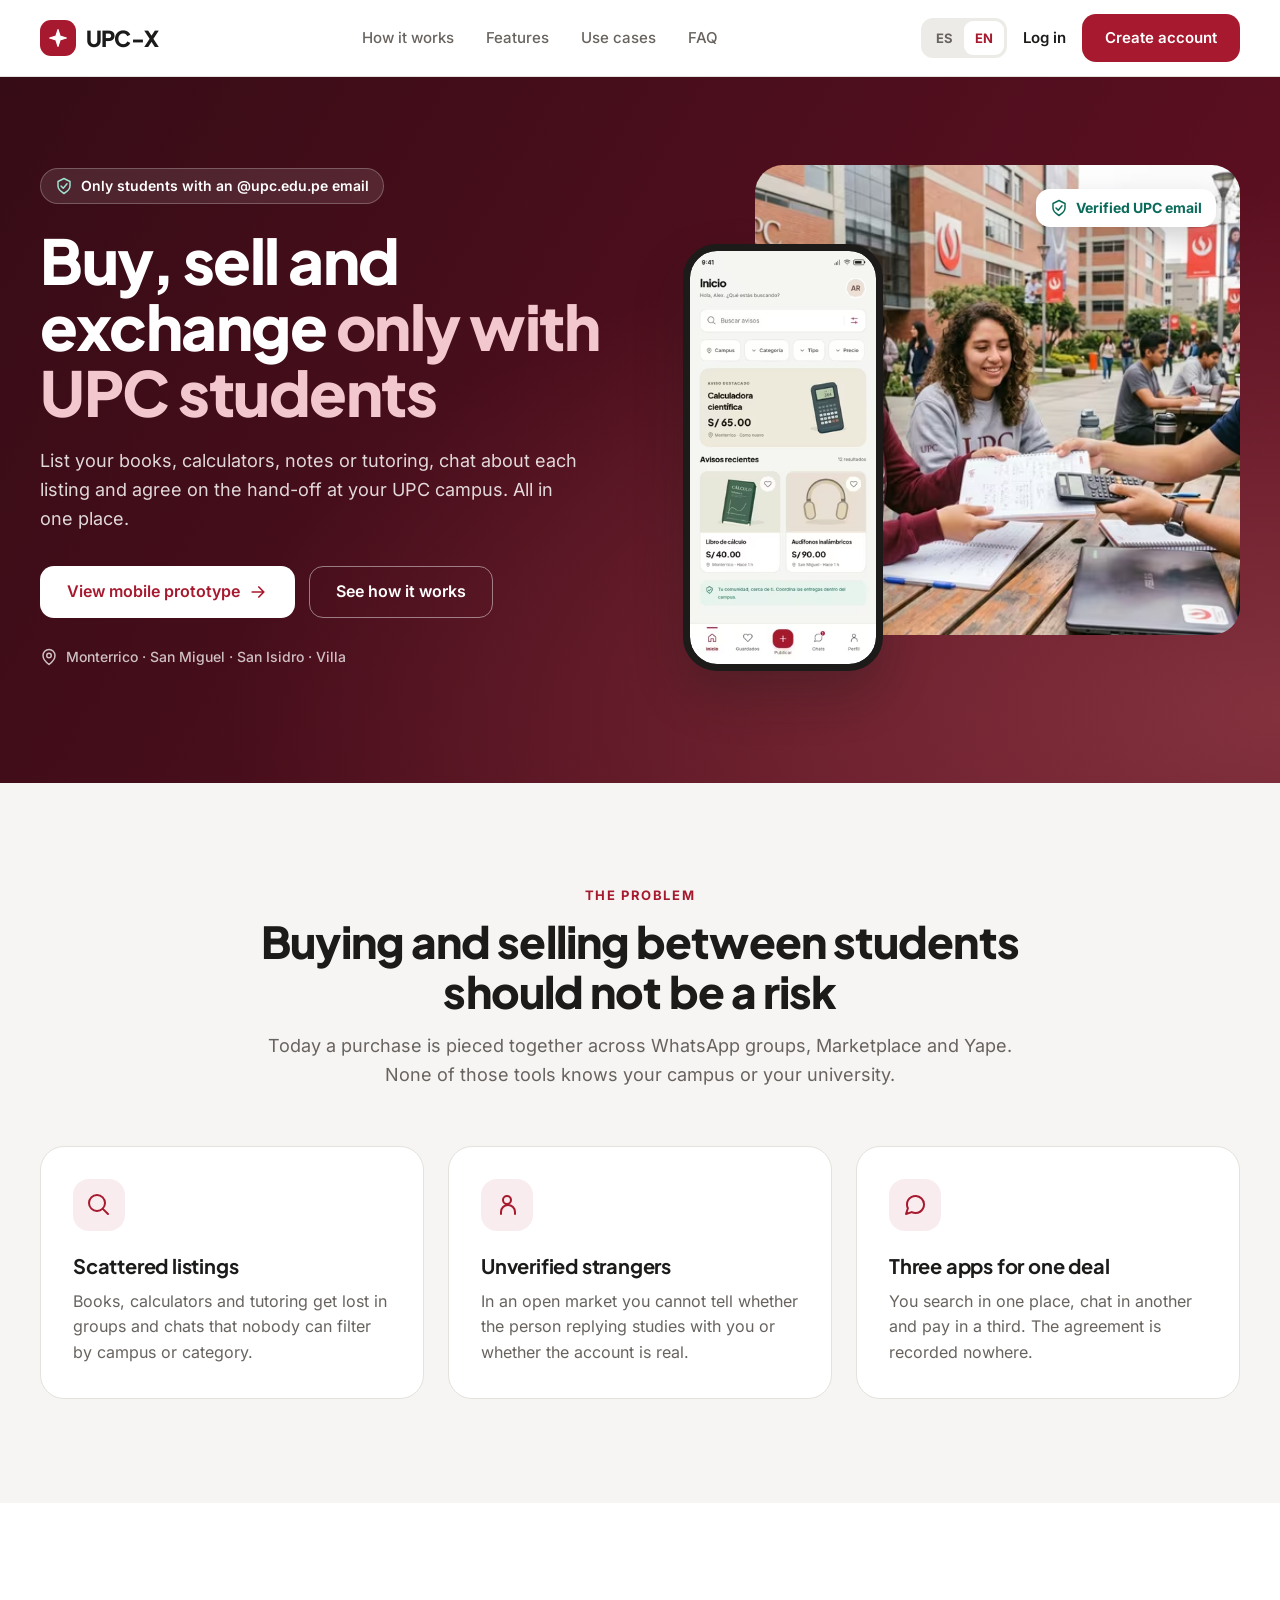
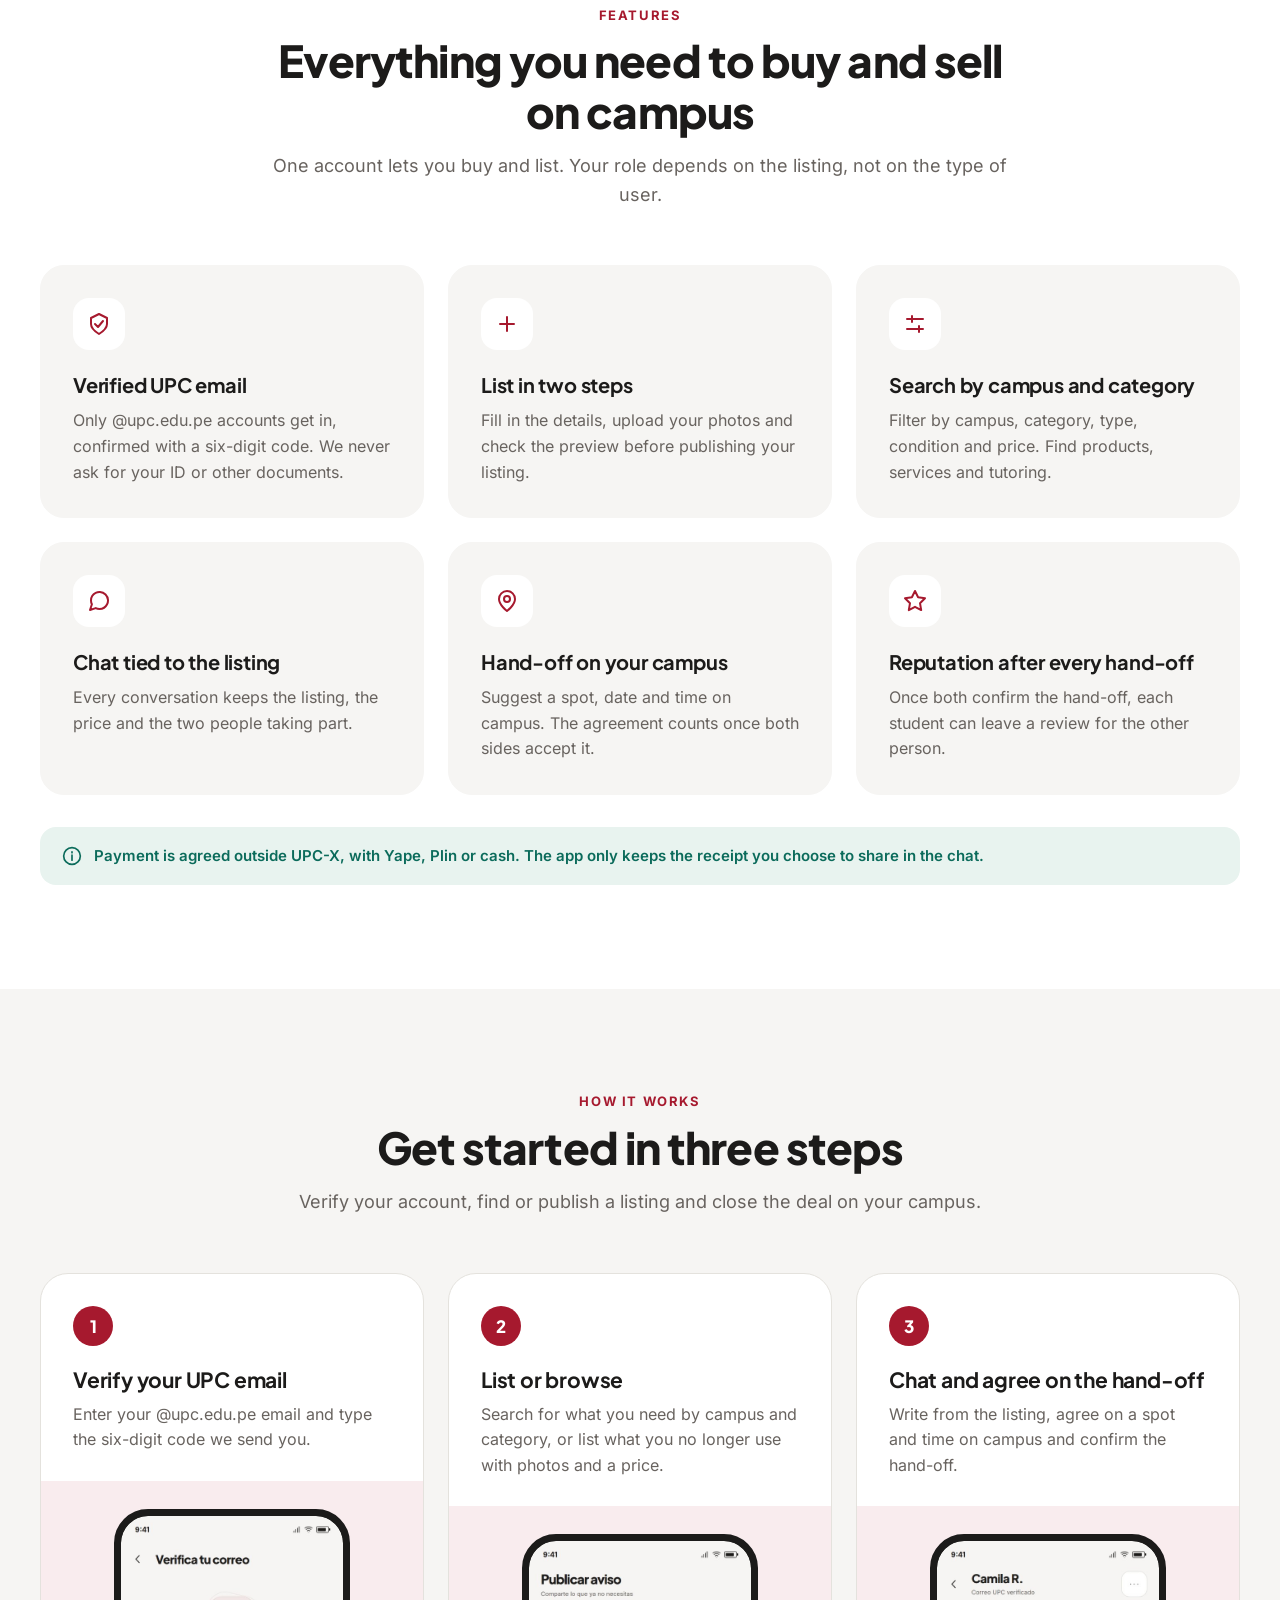
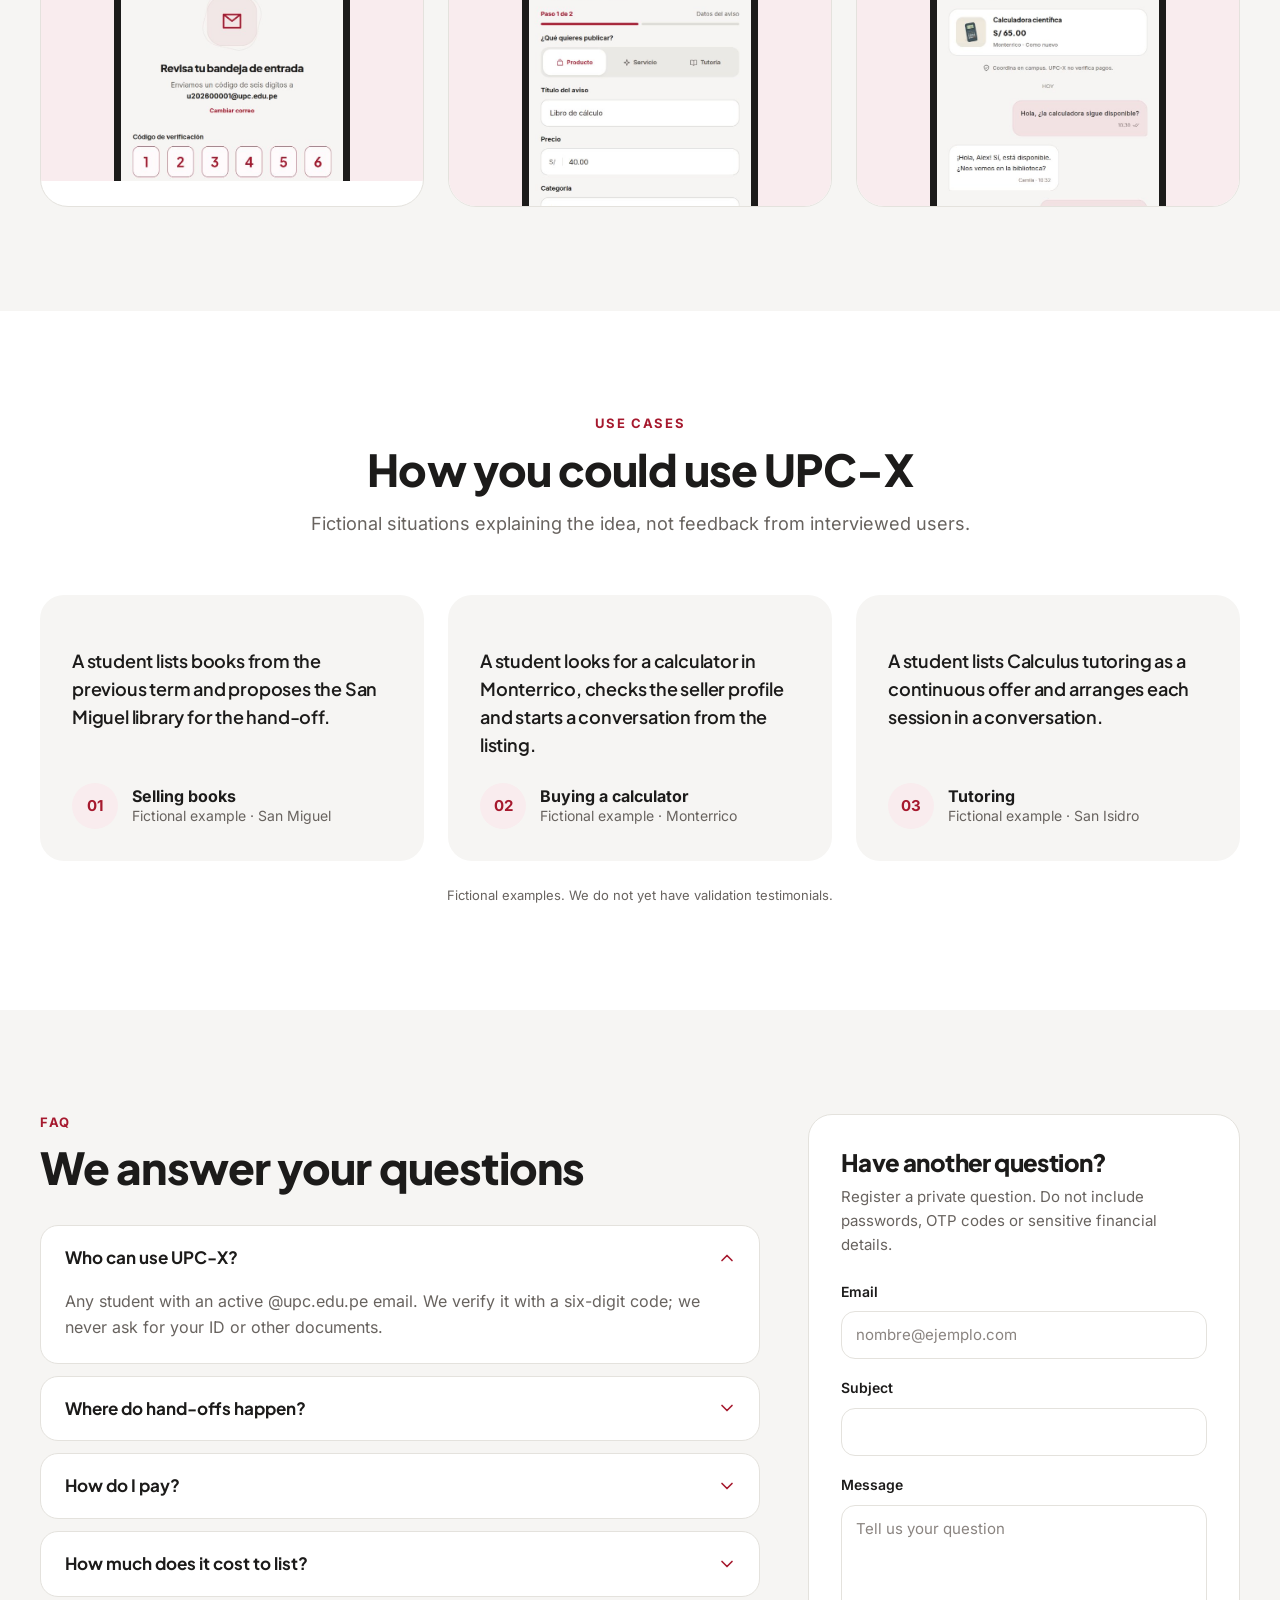
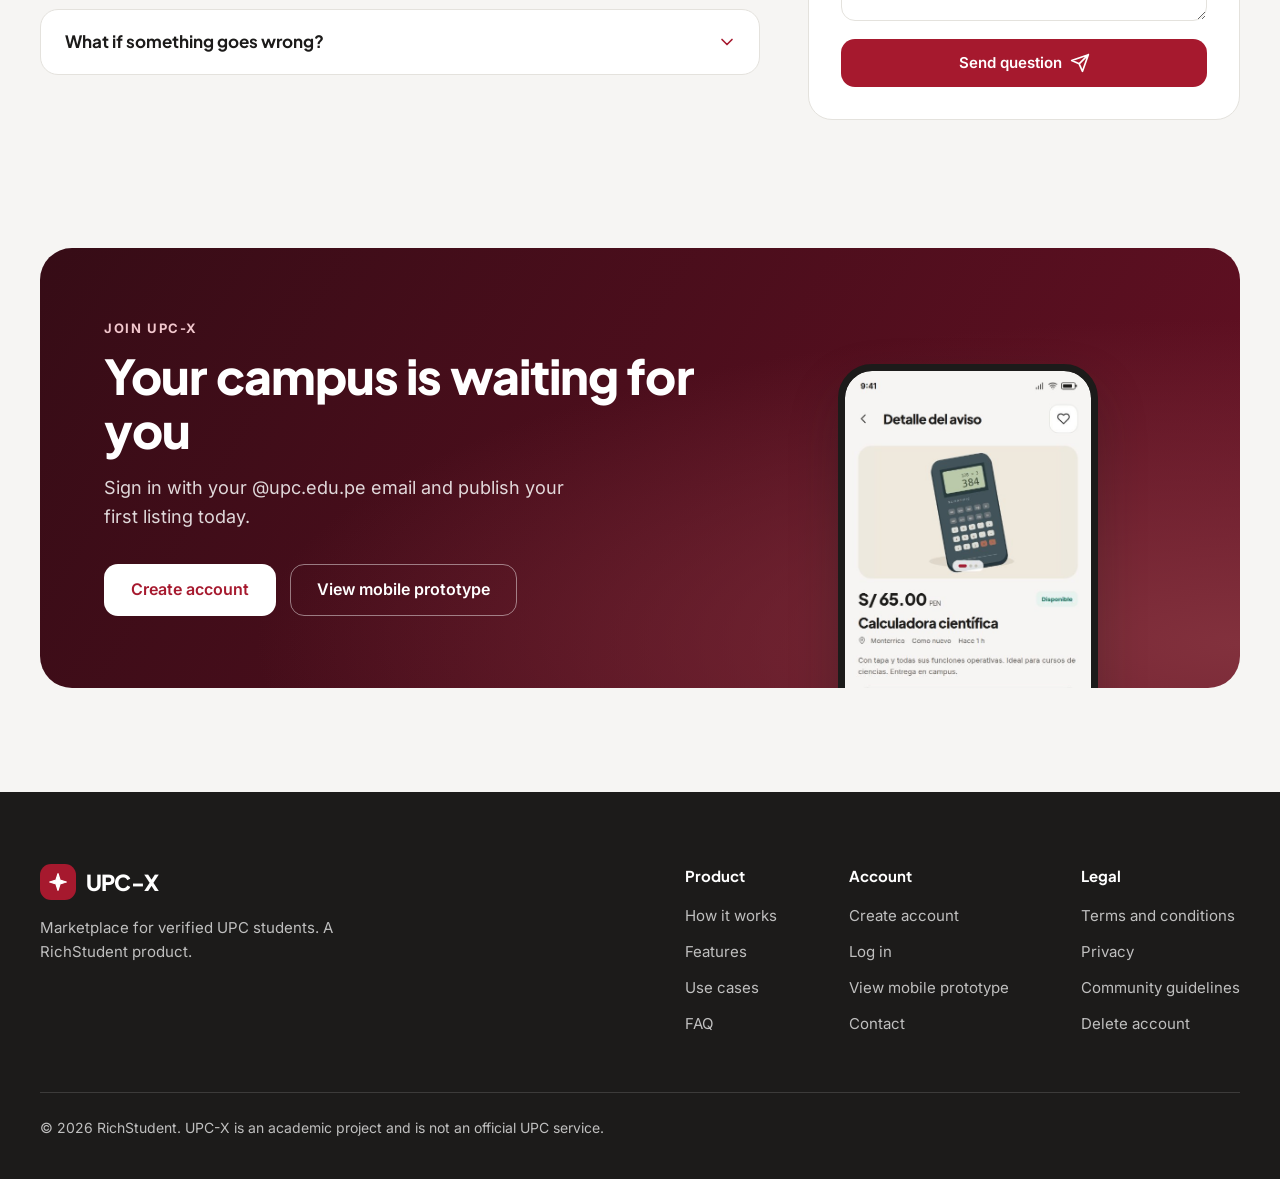
<file: index.html>
<!doctype html>
<html lang="es-419">
<head>
  <meta charset="utf-8">
  <meta name="viewport" content="width=device-width, initial-scale=1">
  <title>UPC-X — Compra, vende e intercambia entre estudiantes UPC</title>
  <meta name="description" content="Marketplace web y móvil para estudiantes UPC verificados que coordinan compras, ventas, servicios y tutorías dentro del campus.">
  <meta name="keywords" content="marketplace UPC, estudiantes UPC, compra y venta en campus, avisos entre estudiantes, tutorías UPC">
  <meta name="author" content="RichStudent">
  <meta name="robots" content="index, follow">
  <meta name="theme-color" content="#a6192e">
  <link rel="canonical" href="https://upc-x.github.io/Landing-Page/">
  <link rel="alternate" hreflang="es-419" href="https://upc-x.github.io/Landing-Page/?lang=es">
  <link rel="alternate" hreflang="en" href="https://upc-x.github.io/Landing-Page/?lang=en">
  <link rel="alternate" hreflang="x-default" href="https://upc-x.github.io/Landing-Page/">
  <meta property="og:type" content="website">
  <meta property="og:site_name" content="UPC-X">
  <meta property="og:locale" content="es_LA">
  <meta property="og:locale:alternate" content="en_US">
  <meta property="og:url" content="https://upc-x.github.io/Landing-Page/">
  <meta property="og:title" content="UPC-X — Compra, vende e intercambia entre estudiantes UPC">
  <meta property="og:description" content="Marketplace web y móvil para estudiantes UPC verificados que coordinan compras, ventas, servicios y tutorías dentro del campus.">
  <meta property="og:image" content="https://upc-x.github.io/Landing-Page/assets/images/og-image.jpg">
  <meta property="og:image:alt" content="Portada de UPC-X: estudiantes UPC intercambiando útiles y la aplicación en un celular.">
  <meta name="twitter:card" content="summary_large_image">
  <meta name="twitter:title" content="UPC-X — Compra, vende e intercambia entre estudiantes UPC">
  <meta name="twitter:description" content="Marketplace web y móvil para estudiantes UPC verificados que coordinan compras, ventas, servicios y tutorías dentro del campus.">
  <meta name="twitter:image" content="https://upc-x.github.io/Landing-Page/assets/images/og-image.jpg">
  <meta name="twitter:image:alt" content="Portada de UPC-X: estudiantes UPC intercambiando útiles y la aplicación en un celular.">
  <link rel="icon" href="assets/icons/favicon.svg" type="image/svg+xml">
  <link rel="preload" as="image" type="image/avif" imagesrcset="assets/images/hero-image-800.avif 800w, assets/images/hero-image-1600.avif 1600w" imagesizes="(max-width: 760px) 100vw, 55vw" fetchpriority="high">
  <link rel="preload" href="assets/fonts/inter-latin-400-normal.woff2" as="font" type="font/woff2" crossorigin>
  <link rel="preload" href="assets/fonts/plus-jakarta-sans-latin-800-normal.woff2" as="font" type="font/woff2" crossorigin>
  <link rel="stylesheet" href="css/fonts.css">
  <link rel="stylesheet" href="css/styles.css">
</head>
<body>
  <a class="skip-link" href="#contenido" data-i18n="skip">Saltar al contenido</a>

  <div id="landing">
    <header class="site-header" data-lp="LP-01" data-title="Inicio" data-name="Encabezado">
      <nav class="nav" aria-label="Principal" data-i18n-attr="aria-label:navLabel" data-name="nav · Barra superior">
        <div class="container nav-inner">
          <a class="brand" href="#inicio" aria-label="UPC-X, ir al inicio" data-i18n-attr="aria-label:brandLabel" data-name="Logo UPC-X">
            <span class="brand-mark"><svg class="icon" viewBox="0 0 24 24" aria-hidden="true"><path d="m12 2 2.4 7.6L22 12l-7.6 2.4L12 22l-2.4-7.6L2 12l7.6-2.4Z"/></svg></span>
            <span class="brand-name">UPC-X</span>
          </a>
          <ul class="nav-links" id="nav-menu" data-name="Enlaces">
            <li><a href="#como-funciona" data-i18n="navHow">Cómo funciona</a></li>
            <li><a href="#caracteristicas" data-i18n="navFeatures">Características</a></li>
            <li><a href="#testimonios" data-i18n="navTestimonials">Ejemplos de uso</a></li>
            <li><a href="#preguntas" data-i18n="navFaq">Preguntas frecuentes</a></li>
            <li class="nav-menu-actions"><a class="btn btn-outline" href="https://app.upcx.tech/acceso/iniciar-sesion" data-cta="login" data-i18n="login">Iniciar sesión</a><a class="btn btn-primary" href="https://app.upcx.tech/acceso/registro" data-cta="signup" data-i18n="signup">Crear cuenta</a></li>
          </ul>
          <div class="nav-actions" data-name="Acciones">
            <div class="lang-switch" role="group" aria-label="Idioma" data-i18n-attr="aria-label:langLabel" data-name="Selector de idioma">
              <button type="button" class="lang-option" data-lang="es" aria-pressed="true">ES</button>
              <button type="button" class="lang-option" data-lang="en" aria-pressed="false">EN</button>
            </div>
            <a class="nav-login" href="https://app.upcx.tech/acceso/iniciar-sesion" data-cta="login" data-i18n="login">Iniciar sesión</a>
            <a class="btn btn-primary nav-signup" href="https://app.upcx.tech/acceso/registro" data-cta="signup" data-i18n="signup" data-name="btn primary · Crear cuenta">Crear cuenta</a>
            <button type="button" class="menu-toggle" aria-expanded="false" aria-controls="nav-menu" aria-label="Abrir menú" data-i18n-attr="aria-label:menuOpen" data-name="icon-button · Menú">
              <svg class="icon" viewBox="0 0 24 24" aria-hidden="true"><path d="M4 7h16M4 12h16M4 17h16"/></svg>
            </button>
          </div>
        </div>
      </nav>

    </header>

    <main id="contenido">
      <section class="hero" id="inicio" aria-labelledby="hero-title" data-lp="LP-01" data-title="Inicio" data-name="Hero">
        <div class="container hero-grid">
          <div class="hero-copy" data-name="Propuesta de valor">
            <p class="hero-badge" data-name="badge · Solo estudiantes UPC"><svg class="icon" viewBox="0 0 24 24" aria-hidden="true"><path d="m12 2 8 4v6c0 5-8 10-8 10S4 17 4 12V6Zm-4 10 3 3 5-6"/></svg><span data-i18n="heroBadge">Solo estudiantes con correo @upc.edu.pe</span></p>
            <h1 id="hero-title" data-i18n-html="heroTitle">Compra, vende e intercambia <em>solo entre upecinos</em></h1>
            <p class="hero-lead" data-i18n="heroLead">Publica tus libros, calculadoras, apuntes o tutorías, conversa sobre cada aviso y acuerda la entrega en tu sede UPC. Todo en un mismo lugar.</p>
            <div class="hero-actions" data-name="Acciones">
              <a class="btn btn-light btn-lg" href="https://www.figma.com/proto/QGamFXN1K46XmRBrmCYpq9/UPC-X-Diseno-y-prototipos?node-id=5-325&amp;starting-point-node-id=5%3A325&amp;page-id=0%3A1&amp;scaling=scale-down" data-cta="demo" data-name="btn light · Ver prototipo móvil"><span data-i18n="demo">Ver prototipo móvil</span><svg class="icon" viewBox="0 0 24 24" aria-hidden="true"><path d="M5 12h14m-6-6 6 6-6 6"/></svg></a>
              <a class="btn btn-ghost btn-lg" href="#como-funciona" data-i18n="seeHow" data-name="btn ghost · Ver cómo funciona">Ver cómo funciona</a>
            </div>
            <p class="hero-campus" data-name="Sedes"><svg class="icon" viewBox="0 0 24 24" aria-hidden="true"><path d="M20 10c0 6-8 12-8 12S4 16 4 10a8 8 0 0 1 16 0ZM15 10a3 3 0 1 1-6 0 3 3 0 0 1 6 0Z"/></svg><span data-i18n="heroCampus">Monterrico · San Miguel · San Isidro · Villa</span></p>
          </div>
          <div class="hero-visual" data-name="Visual del hero">
            <picture>
              <source type="image/avif" srcset="assets/images/hero-image-800.avif 800w, assets/images/hero-image-1600.avif 1600w" sizes="(max-width: 760px) 100vw, 55vw">
              <source type="image/webp" srcset="assets/images/hero-image-800.webp 800w, assets/images/hero-image-1600.webp 1600w" sizes="(max-width: 760px) 100vw, 55vw">
              <img class="hero-photo" fetchpriority="high" decoding="async" src="assets/images/hero-image.jpg" alt="Estudiantes UPC intercambian una calculadora y apuntes en una mesa del campus." data-i18n-attr="alt:heroPhotoAlt" width="1600" height="873" data-img="hero-image.jpg" data-wire="placeholder">
            </picture>
            <div class="phone hero-phone" data-name="Celular · Inicio">
              <picture>
                <source type="image/avif" srcset="assets/images/app-home-270.avif 270w, assets/images/app-home-540.avif 540w" sizes="(max-width: 760px) 180px, 240px">
                <source type="image/webp" srcset="assets/images/app-home-270.webp 270w, assets/images/app-home-540.webp 540w" sizes="(max-width: 760px) 180px, 240px">
                <img decoding="async" src="assets/images/app-home.jpg" alt="Pantalla de inicio de la app UPC-X con buscador, filtros y avisos recientes." data-i18n-attr="alt:appHomeAlt" width="540" height="1199" data-img="app-home.jpg" data-wire="placeholder">
              </picture>
            </div>
            <p class="hero-chip" data-name="badge · Correo UPC verificado"><svg class="icon" viewBox="0 0 24 24" aria-hidden="true"><path d="m12 2 8 4v6c0 5-8 10-8 10S4 17 4 12V6Zm-4 10 3 3 5-6"/></svg><span data-i18n="verifiedChip">Correo UPC verificado</span></p>
          </div>
        </div>
      </section>
      <section class="section section-warm" id="problema" aria-labelledby="problem-title" data-lp="LP-02" data-title="El problema" data-name="El problema">
        <div class="container">
          <div class="section-head" data-name="Encabezado">
            <p class="eyebrow" data-i18n="problemEyebrow">El problema</p>
            <h2 id="problem-title" data-i18n="problemTitle">Comprar y vender entre estudiantes no debería ser un riesgo</h2>
            <p class="section-lead" data-i18n="problemLead">Hoy la compra se arma entre grupos de WhatsApp, Marketplace y Yape. Ninguna de esas herramientas sabe de tu sede ni de tu universidad.</p>
          </div>
          <div class="card-grid card-grid-3" data-name="Tarjetas">
            <article class="card" data-name="Tarjeta · Avisos dispersos">
              <span class="card-icon"><svg class="icon" viewBox="0 0 24 24" aria-hidden="true"><path d="M21 21l-4.4-4.4M18 10a8 8 0 1 1-16 0 8 8 0 0 1 16 0Z"/></svg></span>
              <h3 data-i18n="problem1Title">Avisos dispersos</h3>
              <p data-i18n="problem1Text">Libros, calculadoras y tutorías se pierden entre grupos y chats que nadie puede filtrar por sede o categoría.</p>
            </article>
            <article class="card" data-name="Tarjeta · Desconocidos">
              <span class="card-icon"><svg class="icon" viewBox="0 0 24 24" aria-hidden="true"><path d="M20 21v-2a7 7 0 0 0-14 0v2M16 7a4 4 0 1 1-8 0 4 4 0 0 1 8 0Z"/></svg></span>
              <h3 data-i18n="problem2Title">Desconocidos sin verificar</h3>
              <p data-i18n="problem2Text">En un mercado abierto no sabes si quien te responde estudia contigo o si la cuenta es real.</p>
            </article>
            <article class="card" data-name="Tarjeta · Tres aplicaciones">
              <span class="card-icon"><svg class="icon" viewBox="0 0 24 24" aria-hidden="true"><path d="M21 11.5a8.4 8.4 0 0 1-.9 3.8 8.5 8.5 0 0 1-7.6 4.7 8.4 8.4 0 0 1-3.8-.9L3 21l1.9-5.7a8.4 8.4 0 0 1-.9-3.8 8.5 8.5 0 0 1 4.7-7.6 8.4 8.4 0 0 1 3.8-.9h.5a8.5 8.5 0 0 1 8 8v.5Z"/></svg></span>
              <h3 data-i18n="problem3Title">Todo en tres aplicaciones</h3>
              <p data-i18n="problem3Text">Buscas en un lado, conversas en otro y pagas en un tercero. El acuerdo no queda registrado en ningún lugar.</p>
            </article>
          </div>
        </div>
      </section>

      <section class="section" id="caracteristicas" aria-labelledby="features-title" data-lp="LP-03" data-title="Características" data-name="Características">
        <div class="container">
          <div class="section-head" data-name="Encabezado">
            <p class="eyebrow" data-i18n="featuresEyebrow">Características</p>
            <h2 id="features-title" data-i18n="featuresTitle">Todo lo que necesitas para comprar y vender en tu campus</h2>
            <p class="section-lead" data-i18n="featuresLead">Una sola cuenta sirve para comprar y para publicar. Tu rol depende del aviso, no del tipo de usuario.</p>
          </div>
          <div class="card-grid card-grid-3" data-name="Tarjetas">
            <article class="card card-soft" data-name="Tarjeta · Correo verificado">
              <span class="card-icon"><svg class="icon" viewBox="0 0 24 24" aria-hidden="true"><path d="m12 2 8 4v6c0 5-8 10-8 10S4 17 4 12V6Zm-4 10 3 3 5-6"/></svg></span>
              <h3 data-i18n="feature1Title">Correo UPC verificado</h3>
              <p data-i18n="feature1Text">Solo ingresan cuentas @upc.edu.pe, confirmadas con un código de seis dígitos. No pedimos DNI ni otros documentos.</p>
            </article>
            <article class="card card-soft" data-name="Tarjeta · Publicar">
              <span class="card-icon"><svg class="icon" viewBox="0 0 24 24" aria-hidden="true"><path d="M12 5v14M5 12h14"/></svg></span>
              <h3 data-i18n="feature2Title">Publica en dos pasos</h3>
              <p data-i18n="feature2Text">Completa los datos, sube tus fotos y revisa la previsualización antes de publicar tu aviso.</p>
            </article>
            <article class="card card-soft" data-name="Tarjeta · Buscar">
              <span class="card-icon"><svg class="icon" viewBox="0 0 24 24" aria-hidden="true"><path d="M4 7h16M4 17h16M9 4v6M16 14v6"/></svg></span>
              <h3 data-i18n="feature3Title">Busca por sede y categoría</h3>
              <p data-i18n="feature3Text">Filtra por campus, categoría, tipo, condición y precio. Encuentra productos, servicios y tutorías.</p>
            </article>
            <article class="card card-soft" data-name="Tarjeta · Chat">
              <span class="card-icon"><svg class="icon" viewBox="0 0 24 24" aria-hidden="true"><path d="M21 11.5a8.4 8.4 0 0 1-.9 3.8 8.5 8.5 0 0 1-7.6 4.7 8.4 8.4 0 0 1-3.8-.9L3 21l1.9-5.7a8.4 8.4 0 0 1-.9-3.8 8.5 8.5 0 0 1 4.7-7.6 8.4 8.4 0 0 1 3.8-.9h.5a8.5 8.5 0 0 1 8 8v.5Z"/></svg></span>
              <h3 data-i18n="feature4Title">Chat ligado al aviso</h3>
              <p data-i18n="feature4Text">Cada conversación conserva el aviso, el precio y a las dos personas que participan.</p>
            </article>
            <article class="card card-soft" data-name="Tarjeta · Encuentro">
              <span class="card-icon"><svg class="icon" viewBox="0 0 24 24" aria-hidden="true"><path d="M20 10c0 6-8 12-8 12S4 16 4 10a8 8 0 0 1 16 0ZM15 10a3 3 0 1 1-6 0 3 3 0 0 1 6 0Z"/></svg></span>
              <h3 data-i18n="feature5Title">Entrega en tu sede</h3>
              <p data-i18n="feature5Text">Propón punto, fecha y hora dentro del campus. El acuerdo vale cuando ambas partes lo aceptan.</p>
            </article>
            <article class="card card-soft" data-name="Tarjeta · Reputación">
              <span class="card-icon"><svg class="icon" viewBox="0 0 24 24" aria-hidden="true"><path d="m12 2 3.1 6.3L22 9.3l-5 4.9 1.2 6.9-6.2-3.3-6.2 3.3 1.2-6.9-5-4.9 6.9-1Z"/></svg></span>
              <h3 data-i18n="feature6Title">Reputación tras cada entrega</h3>
              <p data-i18n="feature6Text">Cuando ambos confirman la entrega, cada estudiante puede dejar una reseña a la otra persona.</p>
            </article>
          </div>
          <p class="notice" data-name="notice · Pagos fuera de UPC-X"><svg class="icon" viewBox="0 0 24 24" aria-hidden="true"><path d="M22 12a10 10 0 1 1-20 0 10 10 0 0 1 20 0ZM12 11v6m0-10v1"/></svg><span data-i18n="paymentNotice">El pago se acuerda fuera de UPC-X, con Yape, Plin o efectivo. La app solo guarda la constancia que decidas compartir en el chat.</span></p>
        </div>
      </section>

      <section class="section section-warm" id="como-funciona" aria-labelledby="how-title" data-lp="LP-04" data-title="Cómo funciona" data-name="Cómo funciona">
        <div class="container">
          <div class="section-head" data-name="Encabezado">
            <p class="eyebrow" data-i18n="howEyebrow">Cómo funciona</p>
            <h2 id="how-title" data-i18n="howTitle">Empieza en tres pasos</h2>
            <p class="section-lead" data-i18n="howLead">Verifica tu cuenta, encuentra o publica un aviso y cierra el trato en tu sede.</p>
          </div>
          <ol class="steps" data-name="Pasos">
            <li class="step" data-name="Paso 1 · Verifica">
              <div class="step-copy" data-name="Texto">
                <span class="step-number" aria-hidden="true">1</span>
                <h3 data-i18n="step1Title">Verifica tu correo UPC</h3>
                <p data-i18n="step1Text">Ingresa tu correo @upc.edu.pe y escribe el código de seis dígitos que te enviamos.</p>
              </div>
              <div class="step-shot" data-name="Captura">
                <div class="phone" data-name="Celular · Verificación"><img src="assets/images/app-verification.jpg" alt="Pantalla de verificación con el código de seis dígitos." data-i18n-attr="alt:appVerifyAlt" width="540" height="1199" loading="lazy" decoding="async" data-img="app-verification.jpg" data-wire="placeholder"></div>
              </div>
            </li>
            <li class="step" data-name="Paso 2 · Publica o explora">
              <div class="step-copy" data-name="Texto">
                <span class="step-number" aria-hidden="true">2</span>
                <h3 data-i18n="step2Title">Publica o explora</h3>
                <p data-i18n="step2Text">Busca lo que necesitas por sede y categoría, o publica lo que ya no usas con fotos y precio.</p>
              </div>
              <div class="step-shot" data-name="Captura">
                <div class="phone" data-name="Celular · Publicar"><img src="assets/images/app-publish.jpg" alt="Formulario para publicar un aviso con tipo, título, precio y categoría." data-i18n-attr="alt:appPublishAlt" width="540" height="1199" loading="lazy" decoding="async" data-img="app-publish.jpg" data-wire="placeholder"></div>
              </div>
            </li>
            <li class="step" data-name="Paso 3 · Acuerda">
              <div class="step-copy" data-name="Texto">
                <span class="step-number" aria-hidden="true">3</span>
                <h3 data-i18n="step3Title">Conversa y acuerda la entrega</h3>
                <p data-i18n="step3Text">Escribe desde el aviso, acuerden punto y hora en el campus y confirmen la entrega.</p>
              </div>
              <div class="step-shot" data-name="Captura">
                <div class="phone" data-name="Celular · Chat"><img src="assets/images/app-chat.jpg" alt="Conversación sobre una calculadora con la propuesta de encuentro." data-i18n-attr="alt:appChatAlt" width="540" height="1199" loading="lazy" decoding="async" data-img="app-chat.jpg" data-wire="placeholder"></div>
              </div>
            </li>
          </ol>
        </div>
      </section>

      <section class="section" id="testimonios" aria-labelledby="testimonials-title" data-lp="LP-05" data-title="Ejemplos de uso" data-name="Ejemplos de uso">
        <div class="container">
          <div class="section-head" data-name="Encabezado">
            <p class="eyebrow" data-i18n="testimonialsEyebrow">Ejemplos de uso</p>
            <h2 id="testimonials-title" data-i18n="testimonialsTitle">Así podrías usar UPC-X</h2>
            <p class="section-lead" data-i18n="testimonialsLead">Situaciones ficticias para explicar la propuesta; no son opiniones de usuarios entrevistados.</p>
          </div>
          <div class="card-grid card-grid-3" data-name="Tarjetas">
            <figure class="quote" data-name="Ejemplo · libros">
              <blockquote data-i18n="quote1">Una estudiante publica los libros del ciclo anterior y propone la biblioteca de San Miguel para la entrega.</blockquote>
              <figcaption class="person" data-name="Autora"><span class="avatar" aria-hidden="true">01</span><span><strong data-i18n="quote1Title">Venta de libros</strong><span data-i18n="quote1Role">Ejemplo ficticio · San Miguel</span></span></figcaption>
            </figure>
            <figure class="quote" data-name="Ejemplo · calculadora">
              <blockquote data-i18n="quote2">Un estudiante busca una calculadora en Monterrico, revisa el perfil del vendedor y consulta desde el aviso.</blockquote>
              <figcaption class="person" data-name="Autor"><span class="avatar" aria-hidden="true">02</span><span><strong data-i18n="quote2Title">Compra de calculadora</strong><span data-i18n="quote2Role">Ejemplo ficticio · Monterrico</span></span></figcaption>
            </figure>
            <figure class="quote" data-name="Ejemplo · tutorías">
              <blockquote data-i18n="quote3">Una estudiante publica tutorías de Cálculo como oferta continua y coordina cada sesión en una conversación.</blockquote>
              <figcaption class="person" data-name="Autora"><span class="avatar" aria-hidden="true">03</span><span><strong data-i18n="quote3Title">Tutorías</strong><span data-i18n="quote3Role">Ejemplo ficticio · San Isidro</span></span></figcaption>
            </figure>
          </div>
          <p class="footnote" data-i18n="testimonialsNote">Ejemplos ficticios. Todavía no contamos con testimonios de validación.</p>
        </div>
      </section>

      <section class="section section-warm" id="preguntas" aria-labelledby="faq-title" data-lp="LP-06" data-title="Preguntas frecuentes y contacto" data-name="Preguntas frecuentes y contacto">
        <div class="container faq-grid">
          <div class="faq" data-name="Preguntas frecuentes">
            <div class="section-head section-head-left" data-name="Encabezado">
              <p class="eyebrow" data-i18n="faqEyebrow">Preguntas frecuentes</p>
              <h2 id="faq-title" data-i18n="faqTitle">Resolvemos tus dudas</h2>
            </div>
            <div class="faq-list" data-name="Lista">
              <details class="faq-item" open data-name="Pregunta · Quién">
                <summary><span data-i18n="faq1Q">¿Quién puede usar UPC-X?</span><svg class="icon faq-icon" viewBox="0 0 24 24" aria-hidden="true"><path d="m6 9 6 6 6-6"/></svg></summary>
                <p data-i18n="faq1A">Cualquier estudiante con correo @upc.edu.pe activo. Lo verificamos con un código de seis dígitos; no pedimos DNI ni otros documentos.</p>
              </details>
              <details class="faq-item" data-name="Pregunta · Entregas">
                <summary><span data-i18n="faq2Q">¿Dónde se realizan las entregas?</span><svg class="icon faq-icon" viewBox="0 0 24 24" aria-hidden="true"><path d="m6 9 6 6 6-6"/></svg></summary>
                <p data-i18n="faq2A">En una sede UPC de Lima: Monterrico, San Miguel, San Isidro o Villa. Desde el chat se propone punto, fecha y hora, y ambas partes deben aceptar. Recomendamos lugares concurridos del campus.</p>
              </details>
              <details class="faq-item" data-name="Pregunta · Pagos">
                <summary><span data-i18n="faq3Q">¿Cómo se paga?</span><svg class="icon faq-icon" viewBox="0 0 24 24" aria-hidden="true"><path d="m6 9 6 6 6-6"/></svg></summary>
                <p data-i18n="faq3A">Fuera de UPC-X, con billeteras digitales como Yape o Plin, o en efectivo al entregar. UPC-X no procesa pagos: solo registra la constancia que compartas en la conversación.</p>
              </details>
              <details class="faq-item" data-name="Pregunta · Costo">
                <summary><span data-i18n="faq4Q">¿Cuánto cuesta publicar?</span><svg class="icon faq-icon" viewBox="0 0 24 24" aria-hidden="true"><path d="m6 9 6 6 6-6"/></svg></summary>
                <p data-i18n="faq4A">Durante el piloto, publicar avisos y contactar a otros estudiantes no tiene costo.</p>
              </details>
              <details class="faq-item" data-name="Pregunta · Problemas">
                <summary><span data-i18n="faq5Q">¿Qué pasa si algo sale mal?</span><svg class="icon faq-icon" viewBox="0 0 24 24" aria-hidden="true"><path d="m6 9 6 6 6-6"/></svg></summary>
                <p data-i18n="faq5A">Puedes cancelar el acuerdo antes de la entrega, reportar un aviso desde su detalle y reportar o bloquear a una persona desde la conversación o su perfil. Para otras incidencias, escríbenos por soporte. Las reseñas solo se habilitan cuando ambas partes confirman la entrega.</p>
              </details>
            </div>
          </div>
          <div class="contact-card" id="contacto" data-name="Contacto">
            <h3 data-i18n="contactTitle">¿Tienes otra consulta?</h3>
            <p data-i18n="contactLead">Registra una consulta privada. No incluyas contraseñas, códigos OTP ni datos financieros sensibles.</p>
            <form class="contact-form" novalidate data-name="Formulario">
              <div class="field" data-name="field · Correo">
                <label for="contact-email" data-i18n="contactEmail">Correo electrónico</label>
                <input id="contact-email" name="email" type="email" maxlength="254" autocomplete="email" placeholder="nombre@ejemplo.com" aria-describedby="contact-email-error">
                <p class="field-error" id="contact-email-error" hidden></p>
              </div>
              <div class="field">
                <label for="contact-subject" data-i18n="contactSubject">Asunto</label>
                <input id="contact-subject" name="subject" type="text" maxlength="100" aria-describedby="contact-subject-error">
                <p class="field-error" id="contact-subject-error" hidden></p>
              </div>
              <div class="field" data-name="field · Mensaje">
                <label for="contact-message" data-i18n="contactMessage">Mensaje</label>
                <textarea id="contact-message" name="message" rows="4" maxlength="2000" placeholder="Cuéntanos tu duda" data-i18n-attr="placeholder:contactMessagePlaceholder" aria-describedby="contact-message-error"></textarea>
                <p class="field-error" id="contact-message-error" hidden></p>
              </div>
              <button type="submit" class="btn btn-primary btn-block" data-name="btn primary · Enviar consulta"><span data-i18n="contactSubmit">Enviar consulta</span><svg class="icon" viewBox="0 0 24 24" aria-hidden="true"><path d="m22 2-7 20-4-9L2 9Zm0 0L11 13"/></svg></button>
              <p class="form-status" role="status" aria-live="polite" hidden></p>
            </form>
          </div>
        </div>
      </section>

      <section class="section section-cta" aria-labelledby="cta-title" data-lp="LP-07" data-title="Llamado a la acción" data-name="Llamado a la acción">
        <div class="container">
          <div class="cta-card" data-name="Tarjeta CTA">
            <div class="cta-copy" data-name="Texto">
              <p class="eyebrow eyebrow-light" data-i18n="ctaEyebrow">Únete a UPC-X</p>
              <h2 id="cta-title" data-i18n="ctaTitle">Tu campus te está esperando</h2>
              <p class="cta-lead" data-i18n="ctaLead">Entra con tu correo @upc.edu.pe y publica tu primer aviso hoy.</p>
              <div class="hero-actions" data-name="Acciones">
                <a class="btn btn-light btn-lg" href="https://app.upcx.tech/acceso/registro" data-cta="signup" data-i18n="signup" data-name="btn light · Crear cuenta">Crear cuenta</a>
                <a class="btn btn-ghost btn-lg" href="https://www.figma.com/proto/QGamFXN1K46XmRBrmCYpq9/UPC-X-Diseno-y-prototipos?node-id=5-325&amp;starting-point-node-id=5%3A325&amp;page-id=0%3A1&amp;scaling=scale-down" data-cta="demo" data-i18n="demo" data-name="btn ghost · Ver prototipo móvil">Ver prototipo móvil</a>
              </div>
            </div>
            <div class="cta-visual" data-name="Visual">
              <div class="phone cta-phone" data-name="Celular · Detalle del aviso"><img src="assets/images/app-detail.jpg" alt="Detalle de un aviso con precio, sede de entrega y botón para contactar." data-i18n-attr="alt:appDetailAlt" width="540" height="1199" loading="lazy" decoding="async" data-img="app-detail.jpg" data-wire="placeholder"></div>
            </div>
          </div>
        </div>
      </section>
    </main>

    <footer class="footer" data-lp="LP-08" data-title="Footer" data-name="Footer">
      <div class="container">
        <div class="footer-top" data-name="Contenido">
          <div class="footer-brand" data-name="Marca">
            <a class="brand brand-light" href="#inicio" aria-label="UPC-X, volver al inicio" data-i18n-attr="aria-label:brandTopLabel" data-name="Logo UPC-X">
              <span class="brand-mark"><svg class="icon" viewBox="0 0 24 24" aria-hidden="true"><path d="m12 2 2.4 7.6L22 12l-7.6 2.4L12 22l-2.4-7.6L2 12l7.6-2.4Z"/></svg></span>
              <span class="brand-name">UPC-X</span>
            </a>
            <p data-i18n="footerTagline">Marketplace entre estudiantes UPC verificados. Un producto de RichStudent.</p>
          </div>
          <nav class="footer-cols" aria-label="Pie de página" data-i18n-attr="aria-label:footerNavLabel" data-name="Columnas">
            <div class="footer-col" data-name="Producto">
              <h4 data-i18n="footerProduct">Producto</h4>
              <a href="#como-funciona" data-i18n="navHow">Cómo funciona</a>
              <a href="#caracteristicas" data-i18n="navFeatures">Características</a>
              <a href="#testimonios" data-i18n="navTestimonials">Ejemplos de uso</a>
              <a href="#preguntas" data-i18n="navFaq">Preguntas frecuentes</a>
            </div>
            <div class="footer-col" data-name="Cuenta">
              <h4 data-i18n="footerAccount">Cuenta</h4>
              <a href="https://app.upcx.tech/acceso/registro" data-cta="signup" data-i18n="signup">Crear cuenta</a>
              <a href="https://app.upcx.tech/acceso/iniciar-sesion" data-cta="login" data-i18n="login">Iniciar sesión</a>
              <a href="https://www.figma.com/proto/QGamFXN1K46XmRBrmCYpq9/UPC-X-Diseno-y-prototipos?node-id=5-325&amp;starting-point-node-id=5%3A325&amp;page-id=0%3A1&amp;scaling=scale-down" data-cta="demo" data-i18n="demo">Ver prototipo móvil</a>
              <a href="#contacto" data-i18n="footerContact">Contacto</a>
            </div>
            <div class="footer-col" data-name="Legal">
              <h4 data-i18n="footerLegal">Legal</h4>
              <a href="terminos.html" data-i18n="footerTerms">Términos y condiciones</a>
              <a href="terminos.html#privacidad" data-i18n="footerPrivacy">Privacidad</a>
              <a href="terminos.html#normas" data-i18n="footerRules">Normas de la comunidad</a>
              <a href="https://app.upcx.tech/eliminar-cuenta" data-i18n="footerDeleteAccount">Eliminar cuenta</a>
            </div>
          </nav>
        </div>
        <div class="footer-bottom" data-name="Legal">
          <p data-i18n="footerCopy">© 2026 RichStudent. UPC-X es un proyecto académico y no es un servicio oficial de la UPC.</p>
        </div>
      </div>
    </footer>
  </div>

  <script src="js/i18n.js"></script>
  <script src="js/support.js"></script>
  <script src="js/main.js?v=3"></script>
  <script src="js/analytics.js"></script>
</body>
</html>
</file>
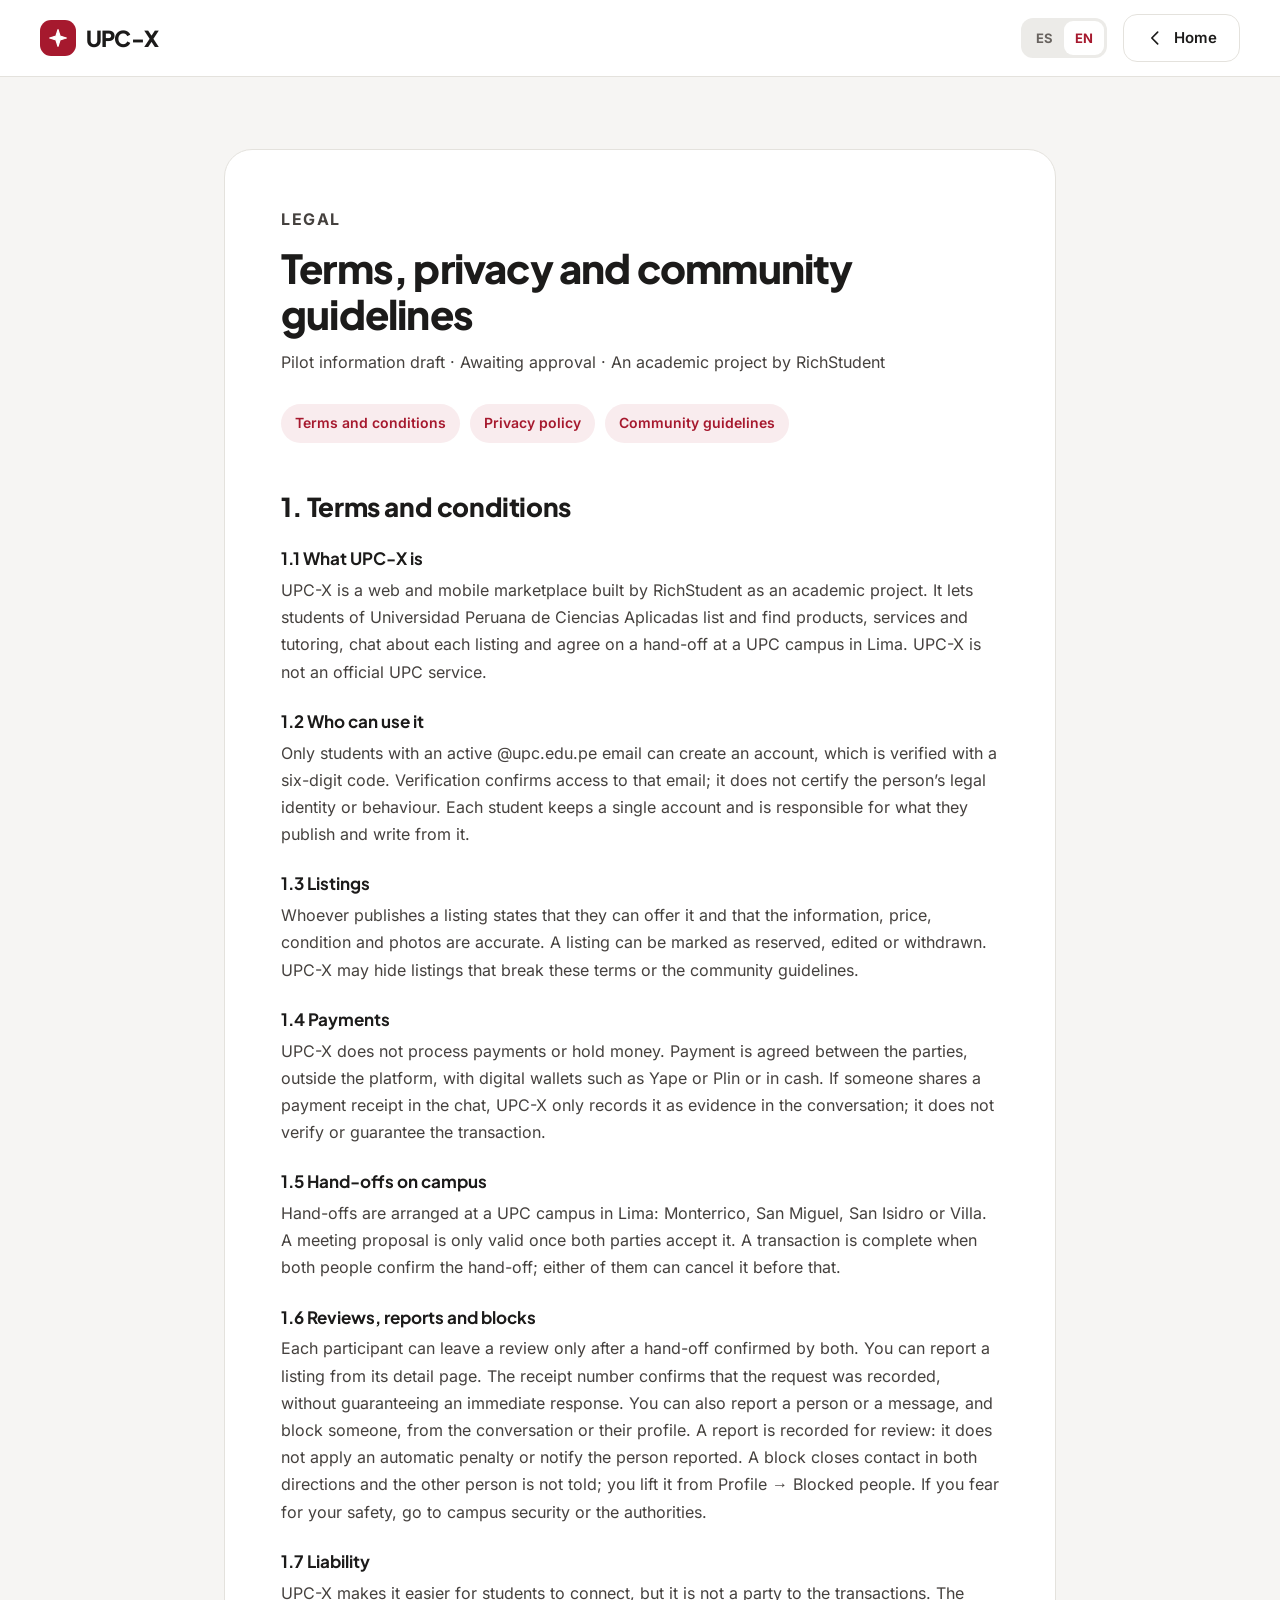
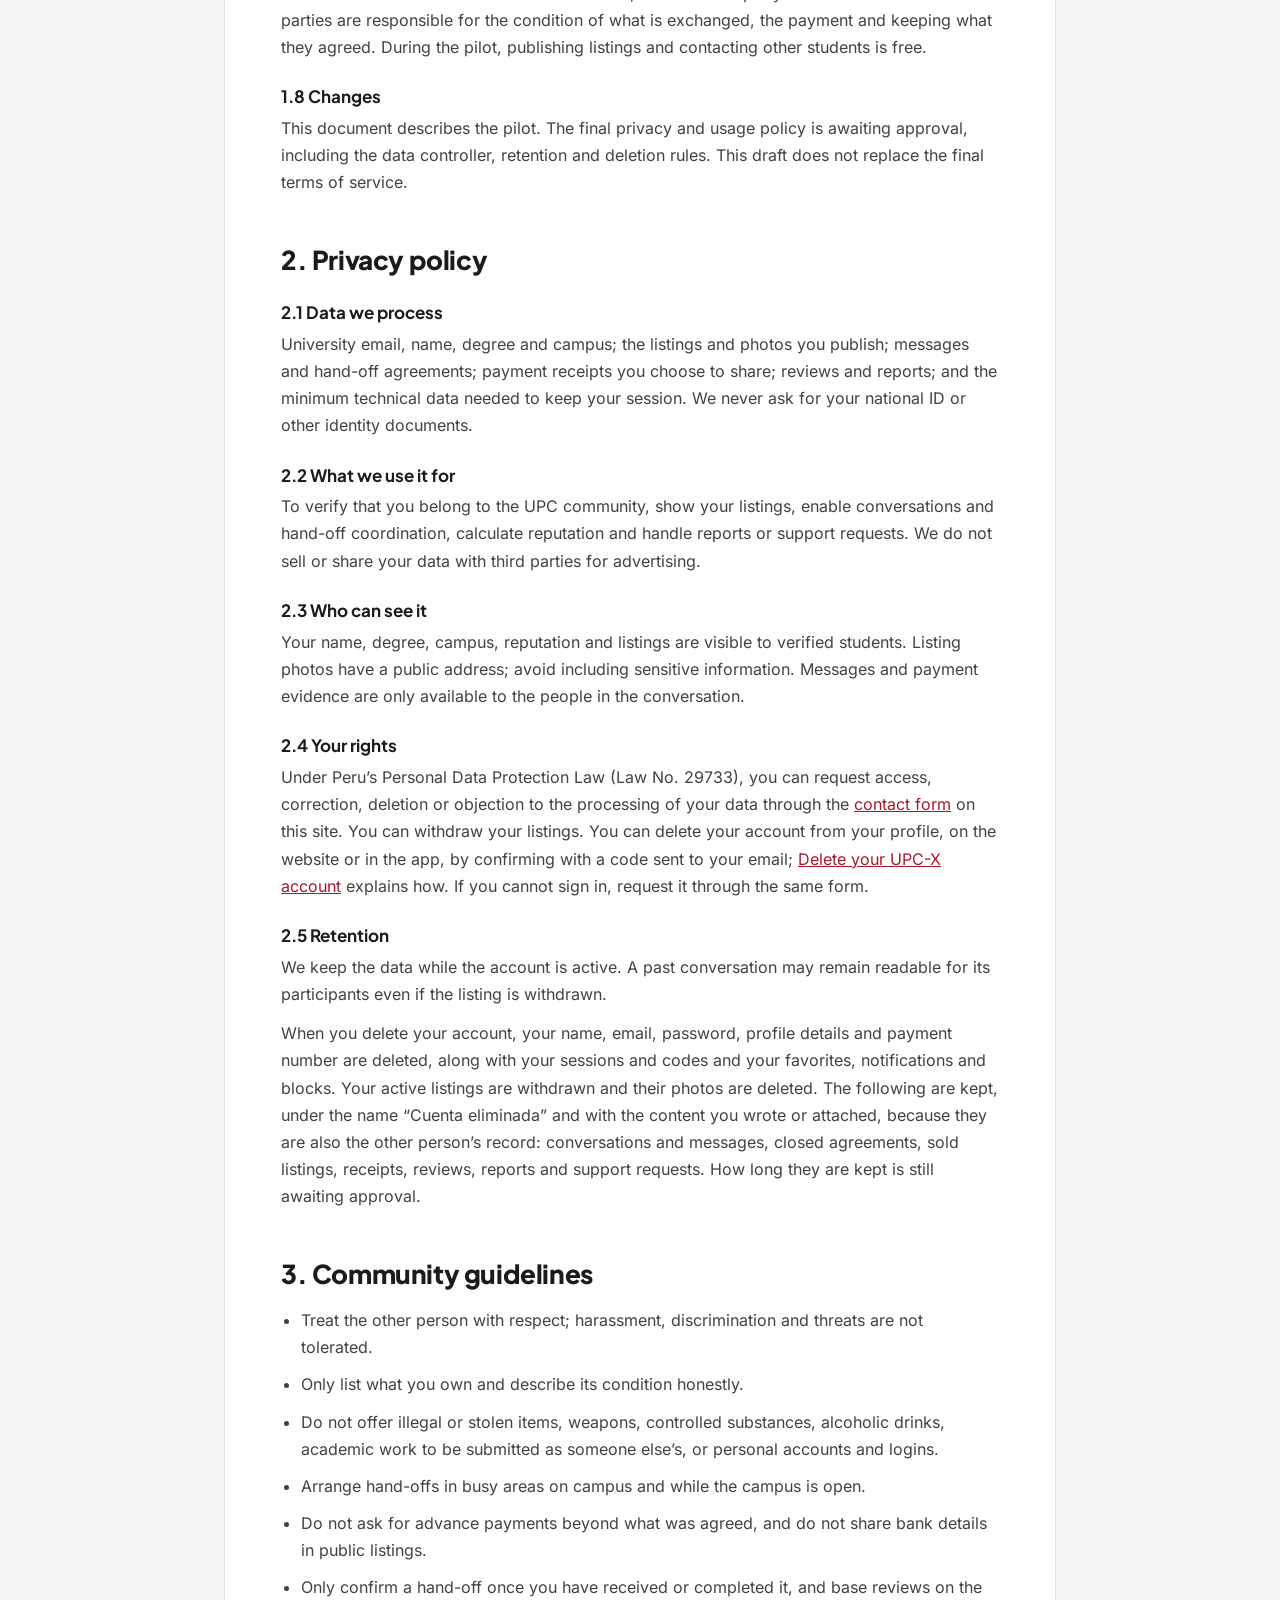
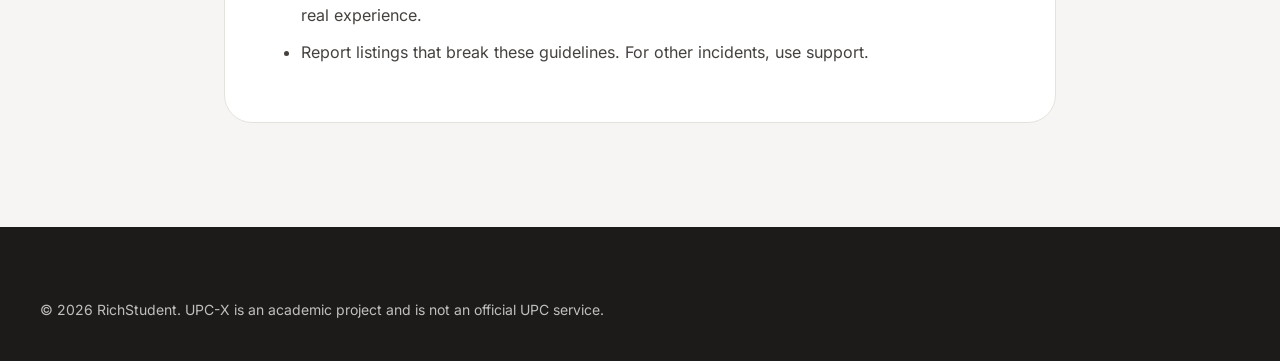
<file: terminos.html>
<!doctype html>
<html lang="es-419">
<head>
  <meta charset="utf-8">
  <meta name="viewport" content="width=device-width, initial-scale=1">
  <title>UPC-X — Términos, privacidad y normas de la comunidad</title>
  <meta name="description" content="Marketplace web y móvil para estudiantes UPC verificados que coordinan compras, ventas, servicios y tutorías dentro del campus.">
  <meta name="keywords" content="marketplace UPC, estudiantes UPC, compra y venta en campus, avisos entre estudiantes, tutorías UPC">
  <meta name="author" content="RichStudent">
  <meta name="robots" content="index, follow">
  <meta name="theme-color" content="#a6192e">
  <link rel="canonical" href="https://upc-x.github.io/Landing-Page/terminos.html">
  <link rel="alternate" hreflang="es-419" href="https://upc-x.github.io/Landing-Page/terminos.html?lang=es">
  <link rel="alternate" hreflang="en" href="https://upc-x.github.io/Landing-Page/terminos.html?lang=en">
  <link rel="alternate" hreflang="x-default" href="https://upc-x.github.io/Landing-Page/terminos.html">
  <meta property="og:type" content="website">
  <meta property="og:site_name" content="UPC-X">
  <meta property="og:locale" content="es_LA">
  <meta property="og:locale:alternate" content="en_US">
  <meta property="og:title" content="UPC-X — Términos, privacidad y normas de la comunidad">
  <meta property="og:description" content="Marketplace web y móvil para estudiantes UPC verificados que coordinan compras, ventas, servicios y tutorías dentro del campus.">
  <meta property="og:image" content="https://upc-x.github.io/Landing-Page/assets/images/og-image.jpg">
  <meta property="og:image:alt" content="Portada de UPC-X: estudiantes UPC intercambiando útiles y la aplicación en un celular.">
  <meta name="twitter:card" content="summary_large_image">
  <link rel="icon" href="assets/icons/favicon.svg" type="image/svg+xml">
  <link rel="preload" href="assets/fonts/inter-latin-400-normal.woff2" as="font" type="font/woff2" crossorigin>
  <link rel="preload" href="assets/fonts/plus-jakarta-sans-latin-800-normal.woff2" as="font" type="font/woff2" crossorigin>
  <link rel="stylesheet" href="css/fonts.css">
  <link rel="stylesheet" href="css/styles.css">
</head>
<body class="terms-page">
  <a class="skip-link" href="#contenido" data-i18n="skip">Saltar al contenido</a>

  <header class="site-header">
    <nav class="nav" aria-label="Principal" data-i18n-attr="aria-label:navLabel">
      <div class="container nav-inner">
        <a class="brand" href="index.html" aria-label="UPC-X, ir al inicio" data-i18n-attr="aria-label:brandLabel">
          <span class="brand-mark"><svg class="icon" viewBox="0 0 24 24" aria-hidden="true"><path d="m12 2 2.4 7.6L22 12l-7.6 2.4L12 22l-2.4-7.6L2 12l7.6-2.4Z"/></svg></span>
          <span class="brand-name">UPC-X</span>
        </a>
        <div class="nav-actions">
          <div class="lang-switch" role="group" aria-label="Idioma" data-i18n-attr="aria-label:langLabel">
            <button type="button" class="lang-option" data-lang="es" aria-pressed="true">ES</button>
            <button type="button" class="lang-option" data-lang="en" aria-pressed="false">EN</button>
          </div>
          <a class="btn btn-outline" href="index.html"><svg class="icon" viewBox="0 0 24 24" aria-hidden="true"><path d="m14 5-7 7 7 7"/></svg><span data-i18n="termsBack">Inicio</span></a>
        </div>
      </div>
    </nav>
  </header>

  <main id="contenido" class="terms">
    <div class="container terms-inner">
      <article data-lang-block="es" lang="es-419">
        <p class="eyebrow">Legal</p>
        <h1>Términos, privacidad y normas de la comunidad</h1>
        <p class="terms-meta">Borrador informativo del piloto · Pendiente de aprobación · Proyecto académico de RichStudent</p>
        <nav class="terms-toc" aria-label="Contenido del documento">
          <a href="#terminos">Términos y condiciones</a>
          <a href="#privacidad">Política de privacidad</a>
          <a href="#normas">Normas de la comunidad</a>
        </nav>

        <section id="terminos" aria-labelledby="terminos-titulo">
          <h2 id="terminos-titulo">1. Términos y condiciones</h2>
          <h3>1.1 Qué es UPC-X</h3>
          <p>UPC-X es un marketplace web y móvil desarrollado por RichStudent como proyecto académico. Permite que estudiantes de la Universidad Peruana de Ciencias Aplicadas publiquen y encuentren productos, servicios y tutorías, conversen sobre cada aviso y acuerden la entrega en una sede UPC de Lima. UPC-X no es un servicio oficial de la UPC.</p>
          <h3>1.2 Quién puede usarlo</h3>
          <p>Solo pueden crear una cuenta los estudiantes con un correo institucional @upc.edu.pe activo, que se verifica mediante un código de seis dígitos. La verificación confirma el acceso a ese correo; no certifica la identidad civil ni la conducta de la persona. Cada estudiante mantiene una sola cuenta y es responsable de lo que publica y escribe desde ella.</p>
          <h3>1.3 Avisos</h3>
          <p>Quien publica un aviso declara que puede ofrecer lo publicado y que la información, el precio, la condición y las fotos corresponden a la realidad. Un aviso puede marcarse como reservado, editarse o retirarse. UPC-X puede ocultar avisos que incumplan estas condiciones o las normas de la comunidad.</p>
          <h3>1.4 Pagos</h3>
          <p>UPC-X no procesa pagos ni retiene dinero. El pago se acuerda entre las partes, fuera de la plataforma, mediante billeteras digitales como Yape o Plin o en efectivo. Si una persona comparte en el chat una constancia de pago, UPC-X solo la registra como evidencia de la conversación; no comprueba ni garantiza la operación.</p>
          <h3>1.5 Entregas en campus</h3>
          <p>Las entregas se coordinan en una sede UPC de Lima: Monterrico, San Miguel, San Isidro o Villa. Una propuesta de encuentro solo es válida cuando ambas partes la aceptan. La transacción se considera completada cuando las dos personas confirman la entrega; cualquiera de ellas puede cancelarla antes.</p>
          <h3>1.6 Reseñas, reportes y bloqueos</h3>
          <p>Cada participante puede dejar una reseña solo después de una entrega confirmada por ambos. Puedes reportar un aviso desde su detalle. El número de recepción confirma que se registró la solicitud, sin garantizar una respuesta inmediata. También puedes reportar a una persona o un mensaje, y bloquear a alguien, desde la conversación o su perfil. Un reporte queda registrado para su revisión: no aplica una sanción automática ni avisa a la persona reportada. Un bloqueo cierra el contacto en ambos sentidos y no se avisa a la otra persona; lo levantas desde Perfil → Personas bloqueadas. Si temes por tu seguridad, acude a la seguridad del campus o a las autoridades.</p>
          <h3>1.7 Responsabilidad</h3>
          <p>UPC-X facilita el contacto entre estudiantes, pero no es parte de las transacciones. Las partes son responsables del estado de lo intercambiado, del pago y del cumplimiento de lo acordado. Durante el piloto, publicar avisos y contactar a otros estudiantes no tiene costo.</p>
          <h3>1.8 Cambios</h3>
          <p>Este documento describe el piloto. La política definitiva de privacidad y uso está pendiente de aprobación, incluidos el responsable, la conservación y la eliminación de datos. Este borrador no sustituye los términos definitivos del servicio.</p>
        </section>

        <section id="privacidad" aria-labelledby="privacidad-titulo">
          <h2 id="privacidad-titulo">2. Política de privacidad</h2>
          <h3>2.1 Datos que tratamos</h3>
          <p>Correo institucional, nombre, carrera y sede; avisos y fotos que publicas; mensajes y acuerdos de entrega; constancias de pago que decidas compartir; reseñas y reportes; y datos técnicos mínimos para mantener la sesión. No solicitamos DNI ni otros documentos de identidad.</p>
          <h3>2.2 Para qué los usamos</h3>
          <p>Para verificar que perteneces a la comunidad UPC, mostrar tus avisos, permitir la conversación y la coordinación de entregas, calcular la reputación y atender reportes o consultas de soporte. No vendemos ni cedemos tus datos a terceros con fines publicitarios.</p>
          <h3>2.3 Quién los ve</h3>
          <p>Tu nombre, carrera, sede, reputación y avisos son visibles para estudiantes verificados. Las fotos de avisos tienen una dirección pública; evita incluir datos sensibles. Los mensajes y las constancias solo están disponibles para quienes participan en la conversación.</p>
          <h3>2.4 Tus derechos</h3>
          <p>Conforme a la Ley N.° 29733, Ley de Protección de Datos Personales del Perú, puedes solicitar acceso, rectificación, cancelación u oposición al tratamiento de tus datos mediante el <a href="index.html#contacto">formulario de contacto</a> del sitio. Puedes retirar tus avisos. Puedes eliminar tu cuenta desde tu perfil, en la web o en la app, confirmando con un código enviado a tu correo; <a href="https://app.upcx.tech/eliminar-cuenta">Eliminar tu cuenta de UPC-X</a> explica cómo hacerlo. Si no puedes entrar a tu cuenta, solicítalo por ese mismo formulario.</p>
          <h3>2.5 Conservación</h3>
          <p>Conservamos los datos mientras la cuenta esté activa. Una conversación histórica puede mantenerse legible para sus participantes aunque el aviso se retire.</p>
          <p>Al eliminar la cuenta se borran tu nombre, correo, contraseña, datos de perfil y número de pago; tus sesiones y códigos; tus favoritos, notificaciones y bloqueos. Tus avisos en oferta se retiran y sus fotos se borran. Se conservan, a nombre de «Cuenta eliminada» y con el contenido que escribiste o adjuntaste, porque también son el registro de la otra persona: conversaciones y mensajes, acuerdos cerrados, avisos vendidos, comprobantes, reseñas, reportes y solicitudes de soporte. Su plazo de conservación aún está pendiente de aprobación.</p>
        </section>

        <section id="normas" aria-labelledby="normas-titulo">
          <h2 id="normas-titulo">3. Normas de la comunidad</h2>
          <ul class="terms-list">
            <li>Trata a la otra persona con respeto; no se tolera acoso, discriminación ni amenazas.</li>
            <li>Publica solo lo que tienes y describe su estado con honestidad.</li>
            <li>No ofrezcas artículos ilegales, robados, armas, sustancias controladas, bebidas alcohólicas, trabajos académicos para ser presentados como propios ni cuentas o accesos personales.</li>
            <li>Acuerda las entregas en lugares concurridos del campus y en horarios en que la sede esté abierta.</li>
            <li>No pidas pagos por adelantado fuera de lo acordado ni compartas datos bancarios en avisos públicos.</li>
            <li>Confirma la entrega solo cuando la hayas recibido o realizado, y deja reseñas basadas en la experiencia real.</li>
            <li>Reporta los avisos que incumplan estas normas. Para otras incidencias, utiliza soporte.</li>
          </ul>
        </section>
      </article>

      <article data-lang-block="en" lang="en" hidden>
        <p class="eyebrow">Legal</p>
        <h1>Terms, privacy and community guidelines</h1>
        <p class="terms-meta">Pilot information draft · Awaiting approval · An academic project by RichStudent</p>
        <nav class="terms-toc" aria-label="Document contents">
          <a href="#terms">Terms and conditions</a>
          <a href="#privacy">Privacy policy</a>
          <a href="#guidelines">Community guidelines</a>
        </nav>

        <section id="terms" aria-labelledby="terms-title">
          <h2 id="terms-title">1. Terms and conditions</h2>
          <h3>1.1 What UPC-X is</h3>
          <p>UPC-X is a web and mobile marketplace built by RichStudent as an academic project. It lets students of Universidad Peruana de Ciencias Aplicadas list and find products, services and tutoring, chat about each listing and agree on a hand-off at a UPC campus in Lima. UPC-X is not an official UPC service.</p>
          <h3>1.2 Who can use it</h3>
          <p>Only students with an active @upc.edu.pe email can create an account, which is verified with a six-digit code. Verification confirms access to that email; it does not certify the person’s legal identity or behaviour. Each student keeps a single account and is responsible for what they publish and write from it.</p>
          <h3>1.3 Listings</h3>
          <p>Whoever publishes a listing states that they can offer it and that the information, price, condition and photos are accurate. A listing can be marked as reserved, edited or withdrawn. UPC-X may hide listings that break these terms or the community guidelines.</p>
          <h3>1.4 Payments</h3>
          <p>UPC-X does not process payments or hold money. Payment is agreed between the parties, outside the platform, with digital wallets such as Yape or Plin or in cash. If someone shares a payment receipt in the chat, UPC-X only records it as evidence in the conversation; it does not verify or guarantee the transaction.</p>
          <h3>1.5 Hand-offs on campus</h3>
          <p>Hand-offs are arranged at a UPC campus in Lima: Monterrico, San Miguel, San Isidro or Villa. A meeting proposal is only valid once both parties accept it. A transaction is complete when both people confirm the hand-off; either of them can cancel it before that.</p>
          <h3>1.6 Reviews, reports and blocks</h3>
          <p>Each participant can leave a review only after a hand-off confirmed by both. You can report a listing from its detail page. The receipt number confirms that the request was recorded, without guaranteeing an immediate response. You can also report a person or a message, and block someone, from the conversation or their profile. A report is recorded for review: it does not apply an automatic penalty or notify the person reported. A block closes contact in both directions and the other person is not told; you lift it from Profile → Blocked people. If you fear for your safety, go to campus security or the authorities.</p>
          <h3>1.7 Liability</h3>
          <p>UPC-X makes it easier for students to connect, but it is not a party to the transactions. The parties are responsible for the condition of what is exchanged, the payment and keeping what they agreed. During the pilot, publishing listings and contacting other students is free.</p>
          <h3>1.8 Changes</h3>
          <p>This document describes the pilot. The final privacy and usage policy is awaiting approval, including the data controller, retention and deletion rules. This draft does not replace the final terms of service.</p>
        </section>

        <section id="privacy" aria-labelledby="privacy-title">
          <h2 id="privacy-title">2. Privacy policy</h2>
          <h3>2.1 Data we process</h3>
          <p>University email, name, degree and campus; the listings and photos you publish; messages and hand-off agreements; payment receipts you choose to share; reviews and reports; and the minimum technical data needed to keep your session. We never ask for your national ID or other identity documents.</p>
          <h3>2.2 What we use it for</h3>
          <p>To verify that you belong to the UPC community, show your listings, enable conversations and hand-off coordination, calculate reputation and handle reports or support requests. We do not sell or share your data with third parties for advertising.</p>
          <h3>2.3 Who can see it</h3>
          <p>Your name, degree, campus, reputation and listings are visible to verified students. Listing photos have a public address; avoid including sensitive information. Messages and payment evidence are only available to the people in the conversation.</p>
          <h3>2.4 Your rights</h3>
          <p>Under Peru’s Personal Data Protection Law (Law No. 29733), you can request access, correction, deletion or objection to the processing of your data through the <a href="index.html#contacto">contact form</a> on this site. You can withdraw your listings. You can delete your account from your profile, on the website or in the app, by confirming with a code sent to your email; <a href="https://app.upcx.tech/eliminar-cuenta">Delete your UPC-X account</a> explains how. If you cannot sign in, request it through the same form.</p>
          <h3>2.5 Retention</h3>
          <p>We keep the data while the account is active. A past conversation may remain readable for its participants even if the listing is withdrawn.</p>
          <p>When you delete your account, your name, email, password, profile details and payment number are deleted, along with your sessions and codes and your favorites, notifications and blocks. Your active listings are withdrawn and their photos are deleted. The following are kept, under the name “Cuenta eliminada” and with the content you wrote or attached, because they are also the other person’s record: conversations and messages, closed agreements, sold listings, receipts, reviews, reports and support requests. How long they are kept is still awaiting approval.</p>
        </section>

        <section id="guidelines" aria-labelledby="guidelines-title">
          <h2 id="guidelines-title">3. Community guidelines</h2>
          <ul class="terms-list">
            <li>Treat the other person with respect; harassment, discrimination and threats are not tolerated.</li>
            <li>Only list what you own and describe its condition honestly.</li>
            <li>Do not offer illegal or stolen items, weapons, controlled substances, alcoholic drinks, academic work to be submitted as someone else’s, or personal accounts and logins.</li>
            <li>Arrange hand-offs in busy areas on campus and while the campus is open.</li>
            <li>Do not ask for advance payments beyond what was agreed, and do not share bank details in public listings.</li>
            <li>Only confirm a hand-off once you have received or completed it, and base reviews on the real experience.</li>
            <li>Report listings that break these guidelines. For other incidents, use support.</li>
          </ul>
        </section>
      </article>
    </div>
  </main>

  <footer class="footer">
    <div class="container">
      <div class="footer-bottom footer-bottom-solo">
        <p data-i18n="footerCopy">© 2026 RichStudent. UPC-X es un proyecto académico y no es un servicio oficial de la UPC.</p>
      </div>
    </div>
  </footer>

  <script src="js/i18n.js"></script>
  <script src="js/main.js"></script>
</body>
</html>
</file>
<file: css/fonts.css>
@font-face { font-family: 'Inter'; font-style: normal; font-weight: 400; font-display: swap; src: url('../assets/fonts/inter-latin-400-normal.woff2') format('woff2'); }
@font-face { font-family: 'Inter'; font-style: normal; font-weight: 500; font-display: swap; src: url('../assets/fonts/inter-latin-500-normal.woff2') format('woff2'); }
@font-face { font-family: 'Inter'; font-style: normal; font-weight: 600; font-display: swap; src: url('../assets/fonts/inter-latin-600-normal.woff2') format('woff2'); }
@font-face { font-family: 'Inter'; font-style: normal; font-weight: 700; font-display: swap; src: url('../assets/fonts/inter-latin-700-normal.woff2') format('woff2'); }
@font-face { font-family: 'Plus Jakarta Sans'; font-style: normal; font-weight: 600; font-display: swap; src: url('../assets/fonts/plus-jakarta-sans-latin-600-normal.woff2') format('woff2'); }
@font-face { font-family: 'Plus Jakarta Sans'; font-style: normal; font-weight: 700; font-display: swap; src: url('../assets/fonts/plus-jakarta-sans-latin-700-normal.woff2') format('woff2'); }
@font-face { font-family: 'Plus Jakarta Sans'; font-style: normal; font-weight: 800; font-display: swap; src: url('../assets/fonts/plus-jakarta-sans-latin-800-normal.woff2') format('woff2'); }
</file>
<file: css/styles.css>
/* UPC-X landing. Tokens from report section 4.1 (same values as the mobile and web mock-ups). */
:root {
  --bg: #f6f5f3;
  --ink: #1c1b1a;
  --card: #fff;
  --primary: #a6192e;
  --primary-dark: #7c1022;
  --secondary: #ecebe8;
  --muted: #68635f;
  --line: #e4e2dd;
  --rose: #f9ecee;
  --rose-light: #f2c7cd;
  --green: #0b6b5b;
  --mint: #e8f3ef;
  --hero: radial-gradient(ellipse at 100% 90%, #82313d 0, transparent 58%), linear-gradient(120deg, #360c16, #641023);
  --radius-lg: 28px;
  --radius-md: 24px;
  --radius-sm: 16px;
  --font-title: "Plus Jakarta Sans", Arial, sans-serif;
  --font-body: Inter, Arial, sans-serif;
}

*,
*::before,
*::after {
  box-sizing: border-box;
}

html {
  scroll-behavior: smooth;
  scroll-padding-top: 88px;
}

body {
  margin: 0;
  background: var(--card);
  color: var(--ink);
  font-family: var(--font-body);
  font-size: 16px;
  line-height: 1.6;
  -webkit-font-smoothing: antialiased;
}

h1,
h2,
h3,
h4,
p,
ul,
ol,
figure,
blockquote {
  margin: 0;
}

ul,
ol {
  padding: 0;
  list-style: none;
}

a {
  color: inherit;
  text-decoration: none;
}

img {
  display: block;
  max-width: 100%;
  height: auto;
}

button,
input,
textarea {
  font: inherit;
}

:focus-visible {
  outline: 3px solid var(--primary);
  outline-offset: 3px;
}

.hero :focus-visible,
.cta-card :focus-visible,
.footer :focus-visible {
  outline-color: #fff;
}

.skip-link {
  position: absolute;
  top: -48px;
  left: 16px;
  z-index: 100;
  padding: 10px 16px;
  border-radius: 12px;
  background: var(--ink);
  color: #fff;
}

.skip-link:focus {
  top: 12px;
}

.container {
  width: 100%;
  max-width: 1248px;
  margin: 0 auto;
  padding: 0 24px;
}

.icon {
  width: 20px;
  height: 20px;
  flex: none;
  fill: none;
  stroke: currentColor;
  stroke-width: 2;
  stroke-linecap: round;
  stroke-linejoin: round;
}

/* Buttons */
.btn {
  display: inline-flex;
  align-items: center;
  justify-content: center;
  gap: 8px;
  min-height: 48px;
  padding: 0 22px;
  border: 1px solid transparent;
  border-radius: 14px;
  font-size: 15px;
  font-weight: 600;
  line-height: 1.2;
  white-space: nowrap;
  cursor: pointer;
  transition: background-color 0.2s ease, border-color 0.2s ease, color 0.2s ease;
}

.btn-lg {
  min-height: 52px;
  padding: 0 26px;
  font-size: 16px;
}

.btn-block {
  width: 100%;
}

.btn-primary {
  background: var(--primary);
  color: #fff;
}

.btn-primary:hover {
  background: var(--primary-dark);
}

.btn-outline {
  border-color: var(--line);
  background: var(--card);
  color: var(--ink);
}

.btn-outline:hover {
  border-color: var(--primary);
  color: var(--primary);
}

.btn-light {
  background: #fff;
  color: var(--primary);
}

.btn-light:hover {
  background: var(--rose);
}

.btn-ghost {
  border-color: rgba(255, 255, 255, 0.45);
  background: transparent;
  color: #fff;
}

.btn-ghost:hover {
  border-color: #fff;
  background: rgba(255, 255, 255, 0.1);
}

/* Brand */
.brand {
  display: inline-flex;
  align-items: center;
  gap: 10px;
  color: var(--ink);
}

.brand-mark {
  display: grid;
  place-items: center;
  width: 36px;
  height: 36px;
  border-radius: 11px;
  background: var(--primary);
  color: #fff;
}

.brand-mark .icon {
  width: 20px;
  height: 20px;
  fill: currentColor;
  stroke-width: 1.5;
}

.brand-name {
  font-family: var(--font-title);
  font-size: 22px;
  font-weight: 800;
  line-height: 1;
  letter-spacing: -0.8px;
}

.brand-light {
  color: #fff;
}

/* Navigation */
.site-header {
  position: sticky;
  top: 0;
  z-index: 50;
}

.nav {
  position: relative;
  border-bottom: 1px solid var(--line);
  background: rgba(255, 255, 255, 0.96);
  backdrop-filter: blur(8px);
}

.nav-inner {
  display: flex;
  align-items: center;
  justify-content: space-between;
  gap: 24px;
  height: 76px;
}

.nav-links {
  display: flex;
  align-items: center;
  gap: 32px;
  font-size: 15px;
  font-weight: 500;
}

.nav-links a {
  color: var(--muted);
}

.nav-links a:hover {
  color: var(--primary);
}

.nav-menu-actions {
  display: none;
}

.nav-actions {
  display: flex;
  align-items: center;
  gap: 16px;
}

.nav-login {
  font-size: 15px;
  font-weight: 600;
}

.nav-login:hover {
  color: var(--primary);
}

.lang-switch {
  display: inline-flex;
  padding: 3px;
  border-radius: 12px;
  background: var(--secondary);
}

.lang-option {
  min-width: 40px;
  min-height: 34px;
  padding: 0 10px;
  border: 0;
  border-radius: 9px;
  background: transparent;
  color: var(--muted);
  font-size: 13px;
  font-weight: 700;
  cursor: pointer;
}

.lang-option[aria-pressed="true"] {
  background: var(--card);
  color: var(--primary);
}

.menu-toggle {
  display: none;
  place-items: center;
  width: 48px;
  height: 48px;
  border: 1px solid var(--line);
  border-radius: 14px;
  background: var(--card);
  color: var(--ink);
  cursor: pointer;
}

.menu-toggle .icon {
  width: 22px;
  height: 22px;
}

/* Hero */
.hero {
  padding: 88px 0 112px;
  background: var(--hero);
  color: #fff;
  overflow: hidden;
}

.hero-grid {
  display: grid;
  grid-template-columns: minmax(0, 1.02fr) minmax(0, 0.98fr);
  align-items: center;
  gap: 64px;
}

.hero-copy {
  display: flex;
  flex-direction: column;
  align-items: flex-start;
}

.hero-badge {
  display: inline-flex;
  align-items: center;
  gap: 8px;
  padding: 8px 14px;
  border: 1px solid rgba(255, 255, 255, 0.24);
  border-radius: 999px;
  background: rgba(255, 255, 255, 0.1);
  font-size: 14px;
  font-weight: 600;
  line-height: 1.3;
}

.hero-badge .icon {
  width: 18px;
  height: 18px;
  color: #9fe0cf;
}

.hero h1 {
  margin-top: 24px;
  font-family: var(--font-title);
  font-size: 62px;
  font-weight: 800;
  line-height: 1.06;
  letter-spacing: -1.5px;
}

.hero h1 em {
  color: var(--rose-light);
  font-style: normal;
}

.hero-lead {
  max-width: 540px;
  margin-top: 22px;
  color: rgba(255, 255, 255, 0.84);
  font-size: 18px;
  line-height: 1.6;
}

.hero-actions {
  display: flex;
  flex-wrap: wrap;
  gap: 14px;
  margin-top: 32px;
}

.hero-campus {
  display: inline-flex;
  align-items: center;
  gap: 8px;
  margin-top: 28px;
  color: rgba(255, 255, 255, 0.74);
  font-size: 14px;
  font-weight: 500;
}

.hero-campus .icon {
  width: 18px;
  height: 18px;
}

.hero-visual {
  position: relative;
  padding: 0 0 36px 72px;
}

.hero-photo {
  width: 100%;
  height: 470px;
  border-radius: var(--radius-lg);
  object-fit: cover;
  object-position: 42% center;
}

.phone {
  overflow: hidden;
  border: 7px solid #1c1b1a;
  border-radius: 34px;
  background: #1c1b1a;
  box-shadow: 0 24px 48px rgba(28, 27, 26, 0.28);
}

.phone img {
  width: 100%;
  border-radius: 27px;
}

.hero-phone {
  position: absolute;
  bottom: 0;
  left: 0;
  width: 200px;
}

.hero-chip {
  position: absolute;
  top: 24px;
  right: 24px;
  display: inline-flex;
  align-items: center;
  gap: 8px;
  padding: 10px 14px;
  border-radius: 14px;
  background: var(--card);
  color: var(--green);
  font-size: 14px;
  font-weight: 700;
  line-height: 1.2;
  box-shadow: 0 10px 24px rgba(28, 27, 26, 0.18);
}

.hero-chip .icon {
  width: 18px;
  height: 18px;
}

/* Sections */
.section {
  padding: 104px 0;
  background: var(--card);
}

.section-warm {
  background: var(--bg);
}

.section-head {
  display: flex;
  flex-direction: column;
  align-items: center;
  max-width: 760px;
  margin: 0 auto;
  text-align: center;
}

.section-head-left {
  align-items: flex-start;
  margin: 0;
  text-align: left;
}

.eyebrow {
  color: var(--primary);
  font-size: 13px;
  font-weight: 700;
  line-height: 1.3;
  letter-spacing: 1.6px;
  text-transform: uppercase;
}

.eyebrow-light {
  color: var(--rose-light);
}

.section h2 {
  margin-top: 12px;
  font-family: var(--font-title);
  font-size: 44px;
  font-weight: 800;
  line-height: 1.14;
  letter-spacing: -0.9px;
}

.section-lead {
  margin-top: 16px;
  color: var(--muted);
  font-size: 18px;
  line-height: 1.6;
}

.card-grid {
  display: grid;
  gap: 24px;
  margin-top: 56px;
}

.card-grid-3 {
  grid-template-columns: repeat(3, minmax(0, 1fr));
}

.card {
  display: flex;
  flex-direction: column;
  padding: 32px;
  border: 1px solid var(--line);
  border-radius: var(--radius-md);
  background: var(--card);
}

.card-soft {
  border-color: var(--bg);
  background: var(--bg);
}

.card-icon {
  display: grid;
  place-items: center;
  width: 52px;
  height: 52px;
  border-radius: 16px;
  background: var(--rose);
  color: var(--primary);
}

.card-soft .card-icon {
  background: var(--card);
}

.card-icon .icon {
  width: 24px;
  height: 24px;
}

.card h3 {
  margin-top: 22px;
  font-family: var(--font-title);
  font-size: 20px;
  font-weight: 700;
  line-height: 1.3;
  letter-spacing: -0.2px;
}

.card p {
  margin-top: 10px;
  color: var(--muted);
  font-size: 16px;
  line-height: 1.6;
}

.notice {
  display: flex;
  align-items: center;
  gap: 12px;
  margin-top: 32px;
  padding: 18px 22px;
  border-radius: var(--radius-sm);
  background: var(--mint);
  color: var(--green);
  font-size: 15px;
  font-weight: 600;
  line-height: 1.5;
}

/* How it works */
.steps {
  display: grid;
  grid-template-columns: repeat(3, minmax(0, 1fr));
  gap: 24px;
  margin-top: 56px;
}

.step {
  display: flex;
  flex-direction: column;
  overflow: hidden;
  border: 1px solid var(--line);
  border-radius: var(--radius-lg);
  background: var(--card);
}

.step-copy {
  display: flex;
  flex-direction: column;
  align-items: flex-start;
  padding: 32px 32px 0;
}

.step-number {
  display: grid;
  place-items: center;
  width: 40px;
  height: 40px;
  border-radius: 20px;
  background: var(--primary);
  color: #fff;
  font-family: var(--font-title);
  font-size: 17px;
  font-weight: 800;
}

.step h3 {
  margin-top: 20px;
  font-family: var(--font-title);
  font-size: 21px;
  font-weight: 700;
  line-height: 1.3;
  letter-spacing: -0.2px;
}

.step p {
  margin-top: 8px;
  color: var(--muted);
  font-size: 16px;
}

.step-shot {
  display: flex;
  justify-content: center;
  height: 300px;
  margin-top: 28px;
  overflow: hidden;
  background: var(--rose);
}

.step-shot .phone {
  width: 236px;
  height: 480px;
  margin-top: 28px;
  box-shadow: none;
}

/* Testimonials */
.quote {
  display: flex;
  flex-direction: column;
  padding: 32px;
  border-radius: var(--radius-md);
  background: var(--bg);
}

.stars {
  display: flex;
  gap: 4px;
  color: var(--primary);
}

.stars .icon {
  width: 20px;
  height: 20px;
  fill: currentColor;
  stroke-width: 1;
}

.quote blockquote {
  flex: 1;
  margin-top: 20px;
  font-family: var(--font-title);
  font-size: 18px;
  font-weight: 600;
  line-height: 1.55;
  letter-spacing: -0.2px;
}

.person {
  display: flex;
  align-items: center;
  gap: 14px;
  margin-top: 24px;
}

.avatar {
  display: grid;
  place-items: center;
  width: 46px;
  height: 46px;
  border-radius: 23px;
  background: var(--rose);
  color: var(--primary);
  font-size: 15px;
  font-weight: 700;
}

.person strong {
  display: block;
  font-size: 16px;
  line-height: 1.3;
}

.person strong + span {
  display: block;
  color: var(--muted);
  font-size: 14px;
  line-height: 1.4;
}

.footnote {
  margin-top: 24px;
  color: var(--muted);
  font-size: 13px;
  text-align: center;
}

/* FAQ and contact */
.faq-grid {
  display: grid;
  grid-template-columns: minmax(0, 1.25fr) minmax(0, 0.75fr);
  align-items: start;
  gap: 48px;
}

.faq-list {
  display: flex;
  flex-direction: column;
  gap: 12px;
  margin-top: 32px;
}

.faq-item {
  border: 1px solid var(--line);
  border-radius: 18px;
  background: var(--card);
}

.faq-item summary {
  display: flex;
  align-items: center;
  justify-content: space-between;
  gap: 16px;
  padding: 20px 22px 20px 24px;
  font-family: var(--font-title);
  font-size: 17px;
  font-weight: 700;
  line-height: 1.4;
  list-style: none;
  cursor: pointer;
}

.faq-item summary::-webkit-details-marker {
  display: none;
}

.faq-icon {
  color: var(--primary);
  transition: transform 0.2s ease;
}

.faq-item[open] .faq-icon {
  transform: rotate(180deg);
}

.faq-item p {
  padding: 0 24px 22px;
  color: var(--muted);
  font-size: 16px;
}

.contact-card {
  display: flex;
  flex-direction: column;
  padding: 32px;
  border: 1px solid var(--line);
  border-radius: var(--radius-md);
  background: var(--card);
}

.contact-card h3 {
  font-family: var(--font-title);
  font-size: 24px;
  font-weight: 800;
  line-height: 1.25;
  letter-spacing: -0.6px;
}

.contact-card > p {
  margin-top: 8px;
  color: var(--muted);
  font-size: 15px;
}

.contact-form {
  display: flex;
  flex-direction: column;
  gap: 18px;
  margin-top: 24px;
}

.field {
  display: flex;
  flex-direction: column;
  gap: 8px;
}

.field label {
  font-size: 14px;
  font-weight: 600;
}

.field input,
.field textarea {
  width: 100%;
  min-height: 48px;
  padding: 12px 14px;
  border: 1px solid var(--line);
  border-radius: 14px;
  background: var(--card);
  color: var(--ink);
  font-size: 15px;
  line-height: 1.5;
}

.field textarea {
  resize: vertical;
}

.field input::placeholder,
.field textarea::placeholder {
  color: #8a8480;
}

.field [aria-invalid="true"] {
  border-color: var(--primary);
}

.field-error {
  color: var(--primary);
  font-size: 13px;
  font-weight: 600;
}

.form-status {
  padding: 12px 14px;
  border-radius: 12px;
  background: var(--mint);
  color: var(--green);
  font-size: 14px;
  font-weight: 600;
}

.form-status.is-error {
  background: var(--rose);
  color: var(--primary);
}

/* Call to action */
.section-cta {
  padding: 24px 0 104px;
  background: var(--bg);
}

.cta-card {
  display: grid;
  grid-template-columns: minmax(0, 1.2fr) minmax(0, 0.8fr);
  align-items: end;
  gap: 32px;
  overflow: hidden;
  padding: 0 64px;
  border-radius: 32px;
  background: var(--hero);
  color: #fff;
}

.cta-copy {
  display: flex;
  flex-direction: column;
  align-items: flex-start;
  align-self: center;
  padding: 72px 0;
}

.cta-card h2 {
  font-size: 48px;
}

.cta-lead {
  max-width: 460px;
  margin-top: 16px;
  color: rgba(255, 255, 255, 0.84);
  font-size: 18px;
}

.cta-visual {
  display: flex;
  justify-content: center;
  height: 380px;
}

.cta-phone {
  width: 260px;
  height: 540px;
  margin-top: 56px;
}

/* Footer */
.footer {
  padding: 72px 0 40px;
  background: var(--ink);
  color: rgba(255, 255, 255, 0.72);
}

.footer-top {
  display: flex;
  justify-content: space-between;
  gap: 48px;
}

.footer-brand {
  display: flex;
  flex-direction: column;
  gap: 16px;
  max-width: 320px;
  font-size: 15px;
}

.footer-cols {
  display: flex;
  gap: 72px;
}

.footer-col {
  display: flex;
  flex-direction: column;
  gap: 12px;
  font-size: 15px;
}

.footer-col h4 {
  margin-bottom: 4px;
  color: #fff;
  font-family: var(--font-title);
  font-size: 15px;
  font-weight: 700;
}

.footer-col a:hover {
  color: #fff;
}

.footer-bottom {
  margin-top: 56px;
  padding-top: 24px;
  border-top: 1px solid rgba(255, 255, 255, 0.14);
  font-size: 14px;
}

/* Terms page */
.terms {
  padding: 72px 0 104px;
  background: var(--bg);
}

.terms-inner {
  max-width: 880px;
}

.terms article {
  padding: 56px;
  border: 1px solid var(--line);
  border-radius: var(--radius-lg);
  background: var(--card);
}

.terms h1 {
  margin-top: 12px;
  font-family: var(--font-title);
  font-size: 40px;
  font-weight: 800;
  line-height: 1.15;
  letter-spacing: -0.8px;
}

.terms-meta {
  margin-top: 12px;
  color: var(--muted);
  font-size: 14px;
}

.terms-toc {
  display: flex;
  flex-wrap: wrap;
  gap: 10px;
  margin-top: 28px;
}

.terms-toc a {
  padding: 8px 14px;
  border-radius: 999px;
  background: var(--rose);
  color: var(--primary);
  font-size: 14px;
  font-weight: 600;
}

.terms section {
  margin-top: 48px;
  scroll-margin-top: 96px;
}

.terms h2 {
  font-family: var(--font-title);
  font-size: 26px;
  font-weight: 800;
  line-height: 1.25;
  letter-spacing: -0.4px;
}

.terms h3 {
  margin-top: 24px;
  font-family: var(--font-title);
  font-size: 17px;
  font-weight: 700;
  line-height: 1.4;
}

.terms p,
.terms-list li {
  color: #45413e;
  font-size: 16px;
  line-height: 1.7;
}

.terms h3 + p {
  margin-top: 6px;
}

.terms section p + p {
  margin-top: 12px;
}

.terms section p a {
  color: var(--primary);
  text-decoration: underline;
}

.terms-list {
  display: flex;
  flex-direction: column;
  gap: 10px;
  margin-top: 16px;
  padding-left: 20px;
  list-style: disc;
}

.footer-bottom-solo {
  margin-top: 0;
  padding-top: 0;
  border-top: 0;
}

/* Tablet */
@media (max-width: 1100px) {
  .nav-links {
    gap: 20px;
  }

  .nav-links li:nth-child(4) {
    display: none;
  }

  .hero h1 {
    font-size: 50px;
  }

  .hero-grid {
    gap: 40px;
  }

  .card-grid-3,
  .steps {
    grid-template-columns: repeat(2, minmax(0, 1fr));
  }

  .faq-grid {
    grid-template-columns: minmax(0, 1fr);
  }

  .cta-card {
    padding: 0 40px;
  }
}

/* Mobile */
@media (max-width: 760px) {
  html {
    scroll-padding-top: 72px;
  }

  .container {
    padding: 0 20px;
  }

  .nav-inner {
    height: 68px;
  }

  .nav-login,
  .nav-signup {
    display: none;
  }

  .menu-toggle {
    display: grid;
  }

  .nav-links {
    position: absolute;
    top: 68px;
    right: 0;
    left: 0;
    display: none;
    flex-direction: column;
    align-items: stretch;
    gap: 0;
    padding: 8px 20px 20px;
    border-bottom: 1px solid var(--line);
    background: var(--card);
  }

  .nav-links.is-open {
    display: flex;
  }

  .nav-links li:nth-child(4) {
    display: block;
  }

  .nav-links a {
    display: block;
    padding: 14px 0;
    color: var(--ink);
    font-size: 16px;
  }

  .nav-menu-actions {
    display: flex;
    flex-direction: column;
    gap: 10px;
    margin-top: 8px;
  }

  .nav-links .nav-menu-actions a {
    display: inline-flex;
    padding: 0 22px;
  }

  .nav-links .nav-menu-actions .btn-primary {
    color: #fff;
  }

  .hero {
    padding: 48px 0 64px;
  }

  .hero-grid {
    grid-template-columns: minmax(0, 1fr);
    gap: 40px;
  }

  .hero h1 {
    font-size: 38px;
    letter-spacing: -1px;
  }

  .hero-lead {
    font-size: 16px;
  }

  .hero-actions {
    flex-direction: column;
    align-self: stretch;
  }

  .hero-actions .btn {
    width: 100%;
  }

  .hero-campus {
    font-size: 13px;
  }

  .hero-visual {
    padding: 0 0 24px 40px;
  }

  .hero-photo {
    height: 250px;
    border-radius: var(--radius-md);
  }

  .hero-phone {
    width: 116px;
    border-width: 4px;
    border-radius: 20px;
  }

  .hero-phone img {
    border-radius: 16px;
  }

  .hero-chip {
    top: 14px;
    right: 14px;
    padding: 8px 12px;
    font-size: 13px;
  }

  .section {
    padding: 72px 0;
  }

  .section h2 {
    font-size: 30px;
    letter-spacing: -0.6px;
  }

  .section-lead {
    font-size: 16px;
  }

  .card-grid,
  .steps {
    margin-top: 40px;
  }

  .card-grid-3,
  .steps {
    grid-template-columns: minmax(0, 1fr);
    gap: 16px;
  }

  .card,
  .quote {
    padding: 24px;
  }

  .notice {
    align-items: flex-start;
    padding: 16px 18px;
    font-size: 14px;
  }

  .step-copy {
    padding: 24px 24px 0;
  }

  .step-shot {
    height: 240px;
    margin-top: 24px;
  }

  .step-shot .phone {
    width: 200px;
    height: 400px;
    margin-top: 24px;
  }

  .faq-grid {
    gap: 32px;
  }

  .faq-item summary {
    padding: 18px 18px 18px 20px;
    font-size: 16px;
  }

  .faq-item p {
    padding: 0 20px 20px;
    font-size: 15px;
  }

  .contact-card {
    padding: 24px;
  }

  .section-cta {
    padding: 0 0 72px;
  }

  .cta-card {
    grid-template-columns: minmax(0, 1fr);
    gap: 0;
    padding: 0 24px;
    border-radius: var(--radius-md);
  }

  .cta-copy {
    padding: 48px 0 32px;
  }

  .cta-card h2 {
    font-size: 32px;
  }

  .cta-lead {
    font-size: 16px;
  }

  .cta-copy .hero-actions {
    width: 100%;
  }

  .cta-visual {
    height: 260px;
  }

  .cta-phone {
    width: 210px;
    height: 440px;
    margin-top: 0;
  }

  .footer {
    padding: 56px 0 32px;
  }

  .footer-top {
    flex-direction: column;
    gap: 40px;
  }

  .footer-cols {
    flex-direction: column;
    gap: 32px;
  }

  .footer-bottom {
    margin-top: 40px;
    font-size: 13px;
  }

  .footer-bottom-solo {
    margin-top: 0;
  }

  .terms {
    padding: 40px 0 72px;
  }

  .terms article {
    padding: 28px 22px;
    border-radius: var(--radius-md);
  }

  .terms h1 {
    font-size: 30px;
  }

  .terms h2 {
    font-size: 22px;
  }
}

@media (prefers-reduced-motion: reduce) {
  html {
    scroll-behavior: auto;
  }

  .btn,
  .faq-icon {
    transition: none;
  }
}
</file>
